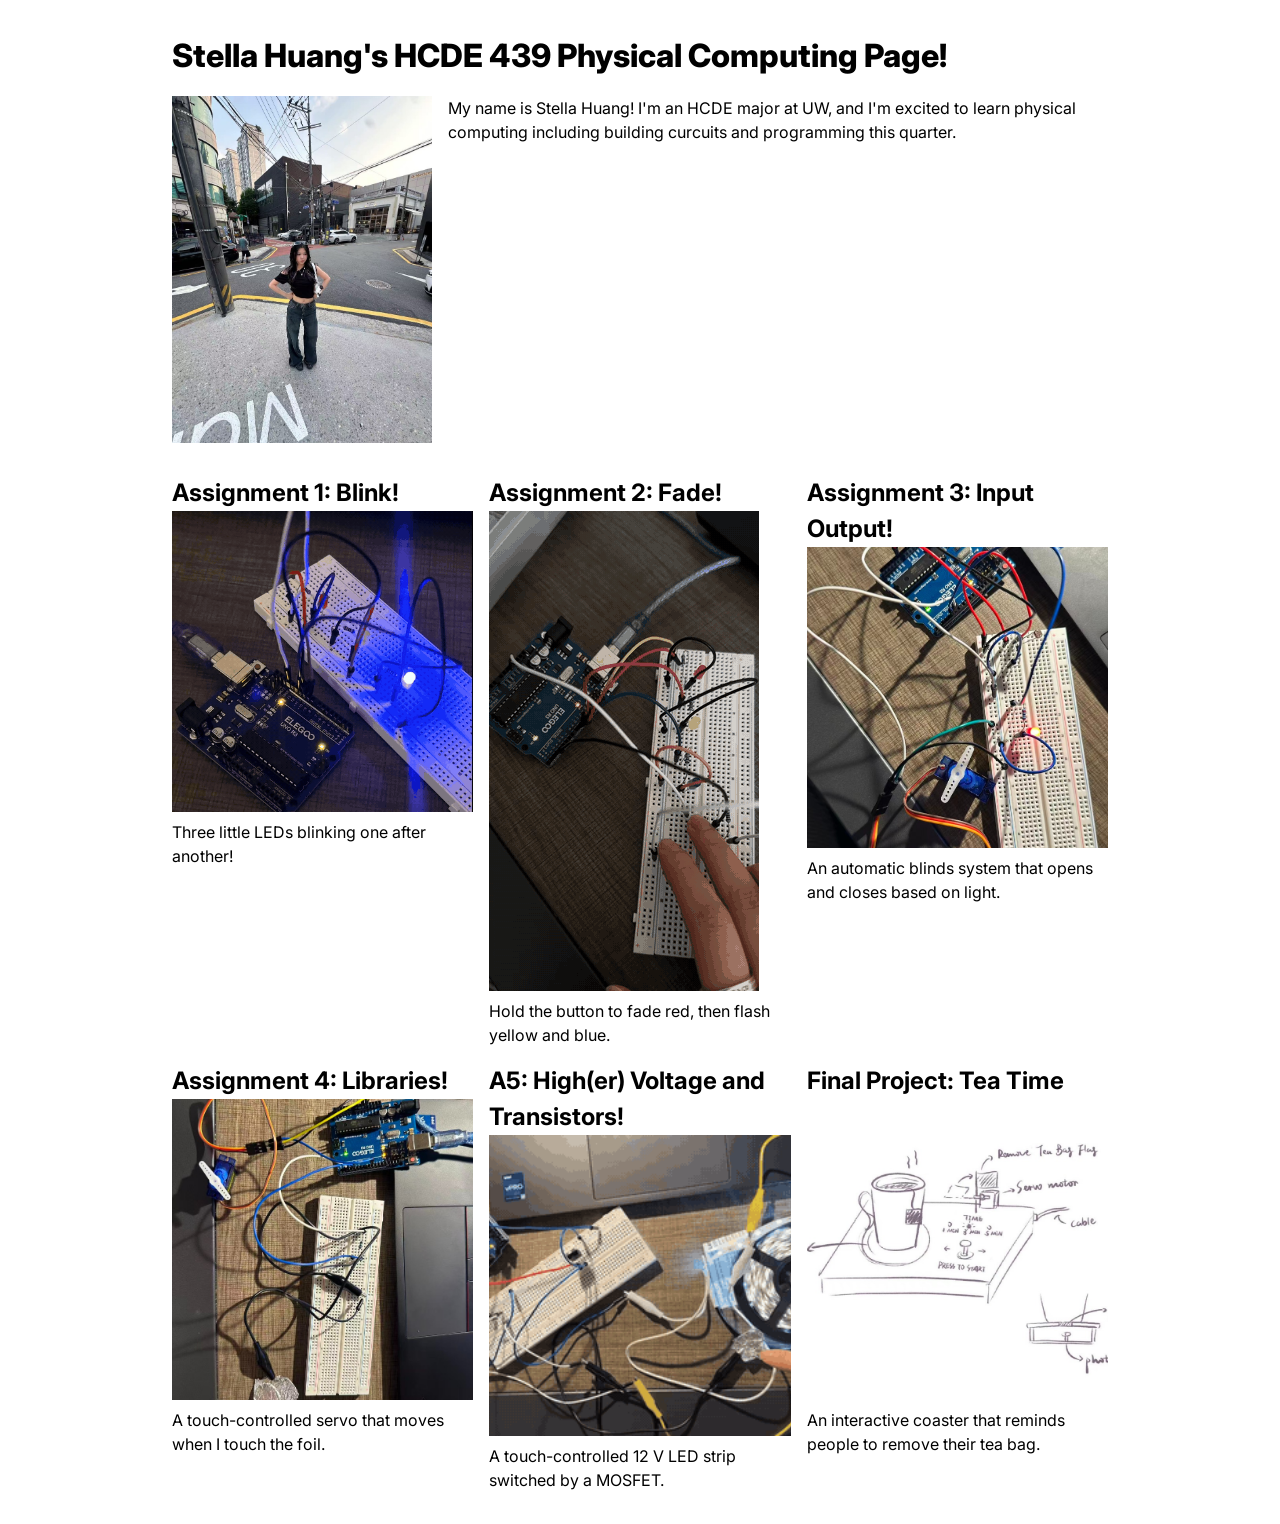
<file: docs/index.html>
<!DOCTYPE html>
<html>
  <head>
    <meta charset="utf-8" />
    <meta name="viewport" content="width=device-width, maximum-scale=1.0" />

    <title>Stella Huang's HCDE 439 Physical Computing Page!</title>

    <link href="style.css" rel="stylesheet" />
  </head>
  <body>
    <h1>Stella Huang's HCDE 439 Physical Computing Page!</h1>

    <div class="header">
      <img src="stella.jpg" />
      <p>
        My name is Stella Huang! I'm an HCDE major at UW, and I'm excited to learn physical computing including building curcuits and programming this quarter.
      </p>
    </div>

    <div class="grid">
      <div class="assignment">
        <a href="a1.html">
          <h2>Assignment 1: Blink!</h2>
          <img src="images/a1_blink.gif" alt="Red, yellow, and blue LEDs blinking one after another" />
          <p>Three little LEDs blinking one after another!</p>
        </a>
      </div>

      <div class="assignment">
        <a href="a2.html">
          <h2>Assignment 2: Fade!</h2>
          <img src="images/a2_fade_demo.gif" alt="A button-controlled circuit fading a red LED, then flashing yellow and blue" />
          <p>Hold the button to fade red, then flash yellow and blue.</p>
        </a>
      </div>

      <div class="assignment">
        <a href="a3.html">
          <h2>Assignment 3: Input Output!</h2>
          <img src="images/a3_circuit.jpg" alt="Arduino circuit with a photoresistor, servo, and red LED" />
          <p>An automatic blinds system that opens and closes based on light.</p>
        </a>
      </div>

      <div class="assignment">
        <a href="a4.html">
          <h2>Assignment 4: Libraries!</h2>
          <img src="images/a4_circuit.jpg" alt="Arduino circuit with aluminum foil, a breadboard, and a servo" />
          <p>A touch-controlled servo that moves when I touch the foil.</p>
        </a>
      </div>

      <div class="assignment">
        <a href="a5.html">
          <h2>A5: High(er) Voltage and Transistors!</h2>
          <img src="images/a5_demo.gif" alt="The 12 V LED strip brightens when a finger touches the foil and dims when released" />
          <p>A touch-controlled 12 V LED strip switched by a MOSFET.</p>
        </a>
      </div>

      <div class="assignment">
        <a href="final.html">
          <h2>Final Project: Tea Time</h2>
          <img src="images/final-project-thumbnail.jpg" alt="Sketch of the Tea Time interactive coaster with a tea-bag reminder flag" />
          <p>An interactive coaster that reminds people to remove their tea bag.</p>
        </a>
      </div>
    </div>
  </body>
</html>
</file>
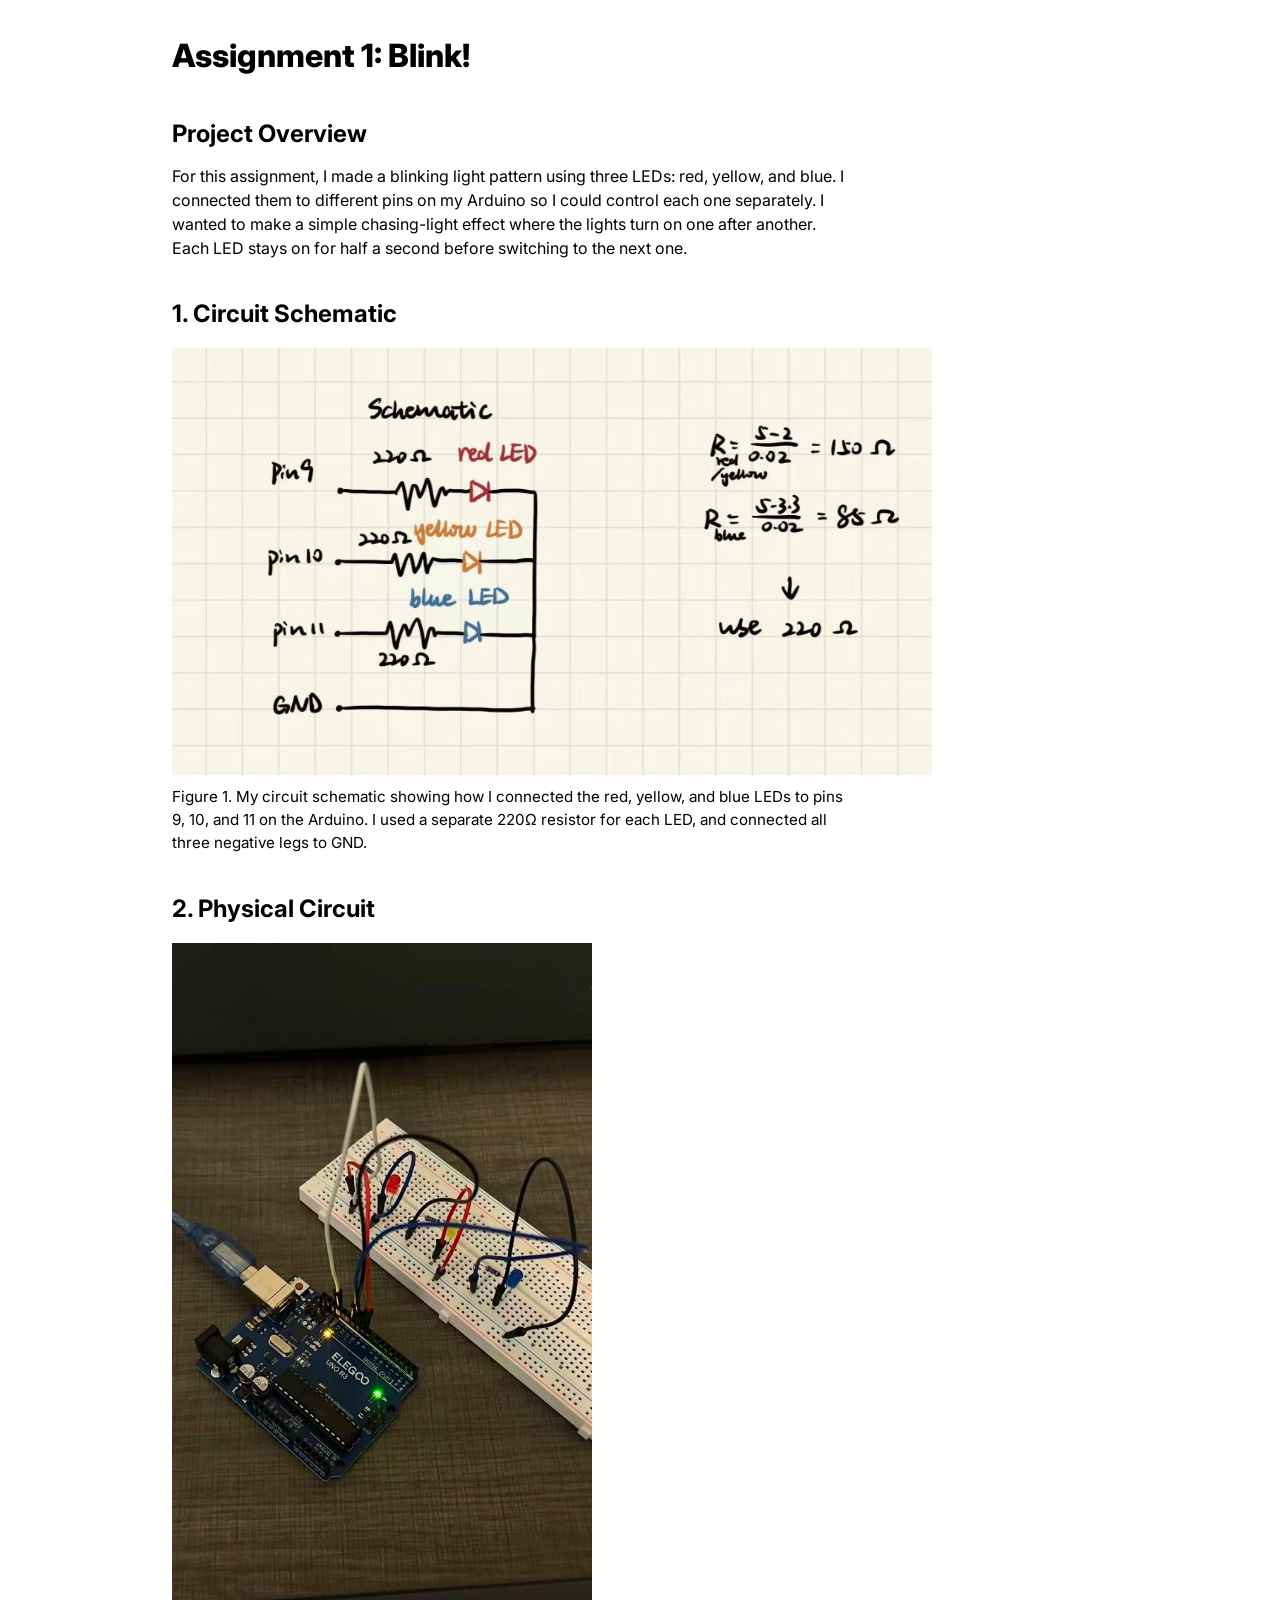
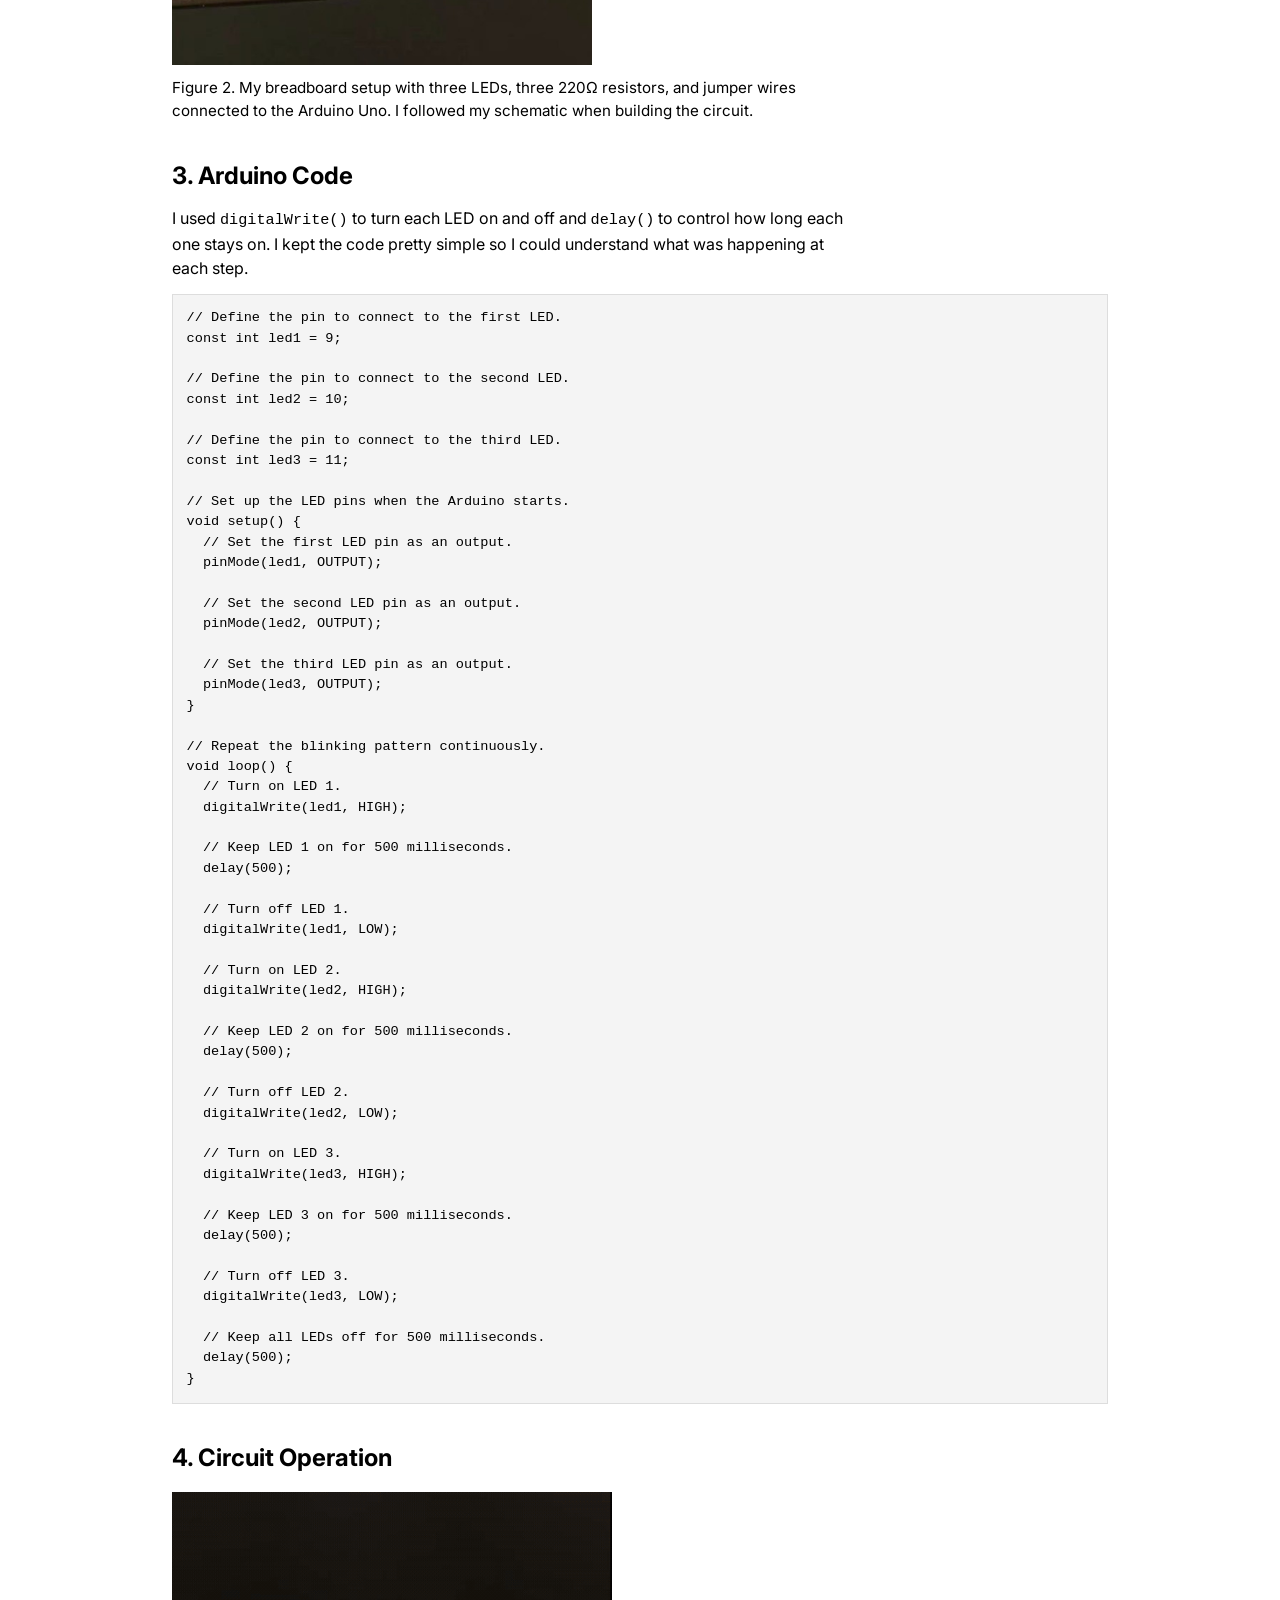
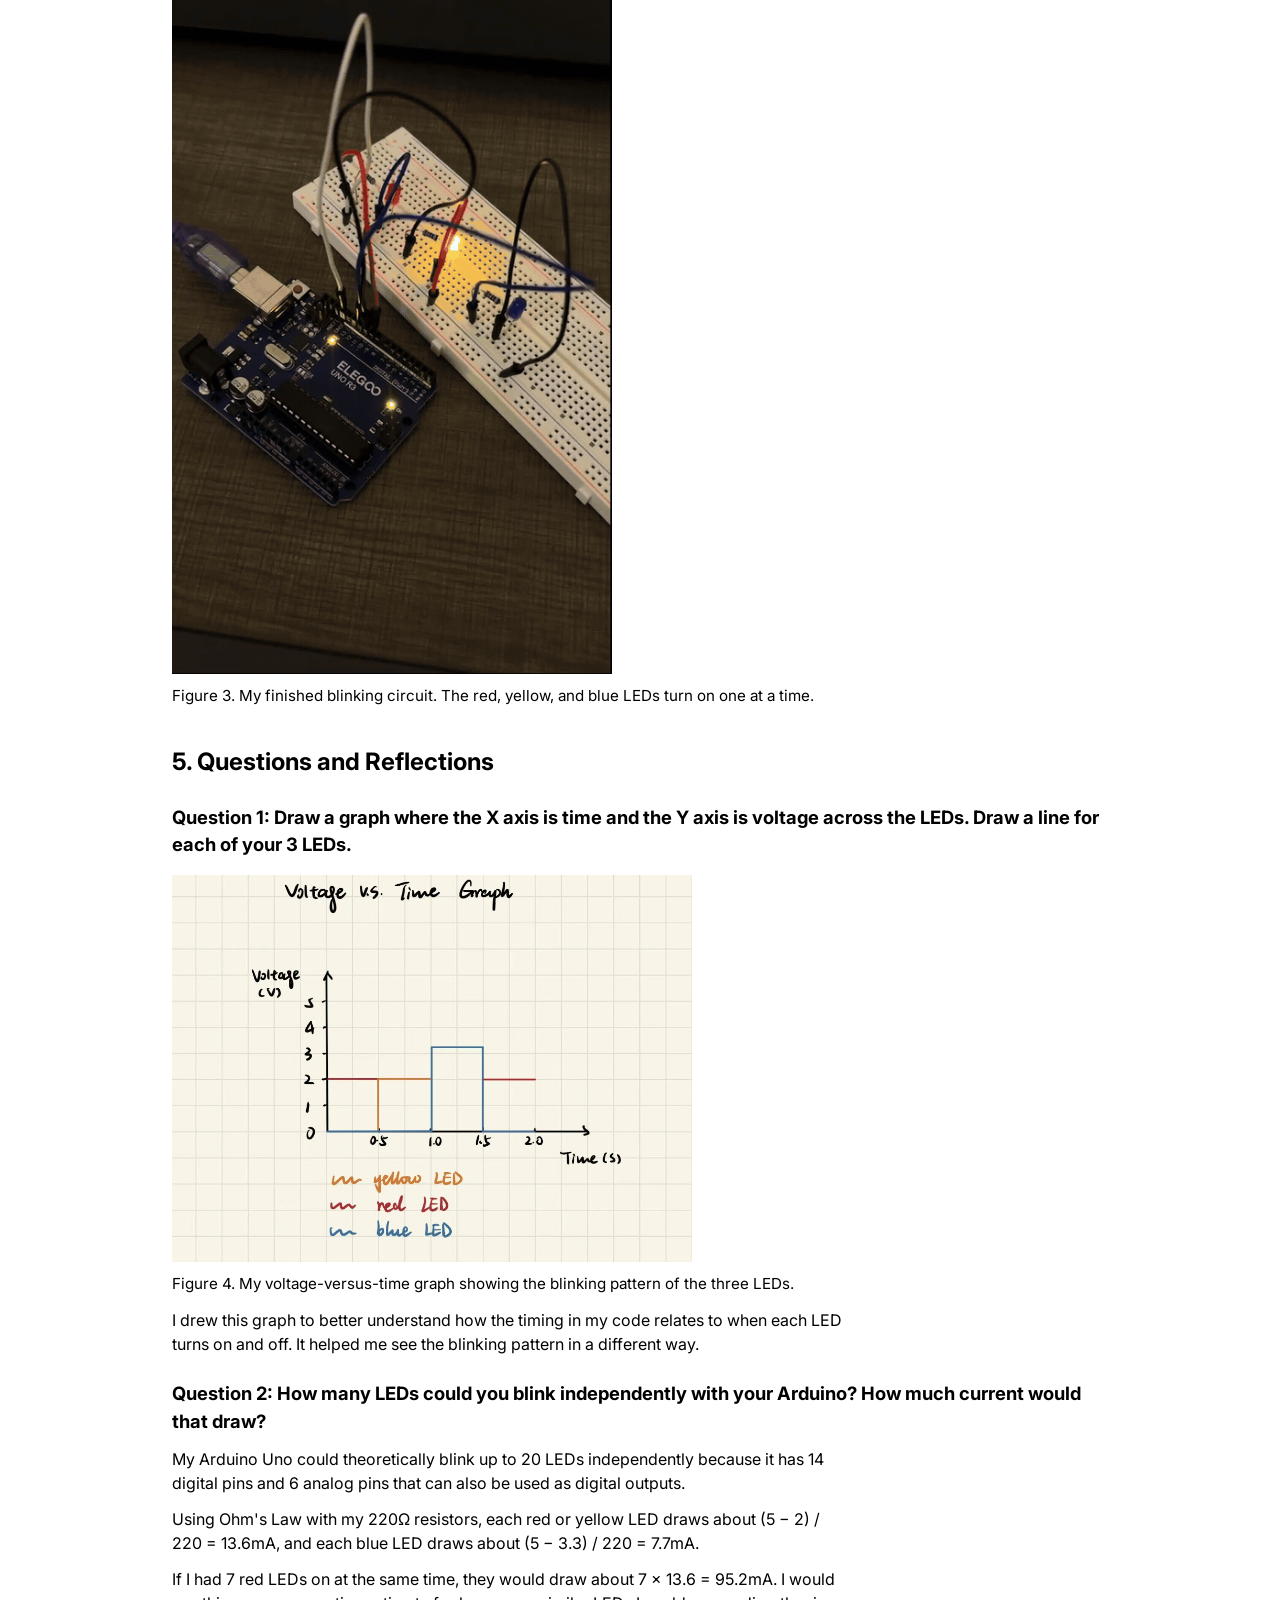
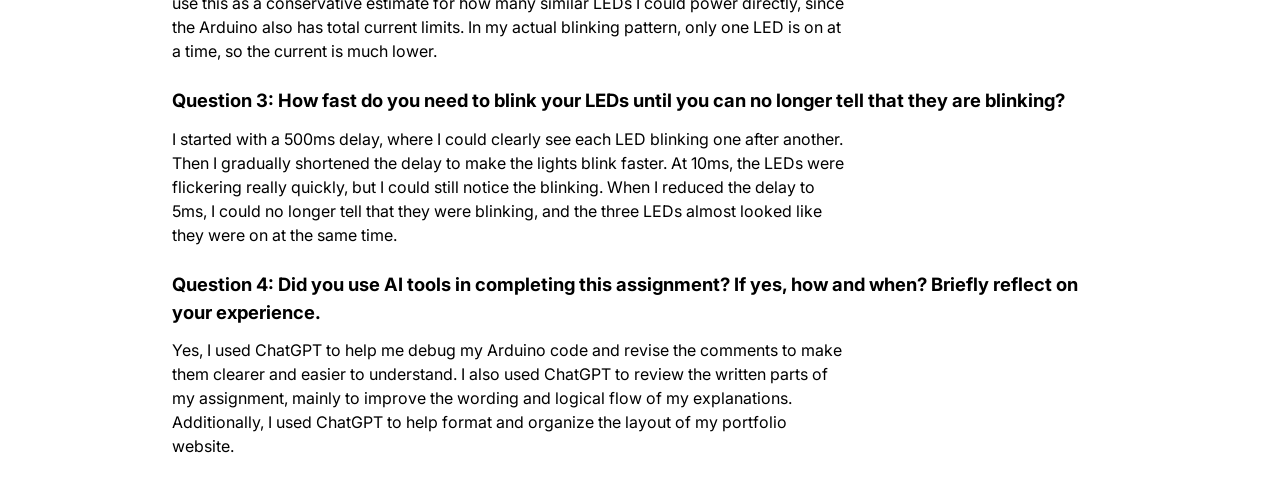
<file: docs/a1.html>
<!DOCTYPE html>
<html>
  <head>
    <meta charset="utf-8" />
    <meta name="viewport" content="width=device-width, maximum-scale=1.0" />

    <title>Assignment 1: Blink!</title>

    <link href="style.css" rel="stylesheet" type="text/css" />
  </head>
  <body class="writeup">
    <h1>Assignment 1: Blink!</h1>

    <h2>Project Overview</h2>
    <p>
      For this assignment, I made a blinking light pattern using three LEDs: red, yellow, and blue. I connected them to different pins on my Arduino so I could control each one separately. I wanted to make a simple chasing-light effect where the lights turn on one after another. Each LED stays on for half a second before switching to the next one.
    </p>

    <h2>1. Circuit Schematic</h2>
    <figure>
      <img class="schematic" src="images/a1-schematic.jpg" alt="Hand-drawn schematic connecting the red, yellow, and blue LEDs to pins 9, 10, and 11 with 220 ohm resistors, plus the resistor calculations" />
      <figcaption>
        Figure 1. My circuit schematic showing how I connected the red, yellow, and blue LEDs to pins 9, 10, and 11 on the Arduino. I used a separate 220Ω resistor for each LED, and connected all three negative legs to GND.
      </figcaption>
    </figure>

    <h2>2. Physical Circuit</h2>
    <figure>
      <img class="circuit-photo" src="images/a1-circuit.jpg" alt="Arduino Uno connected to a breadboard with red, yellow, and blue LEDs, resistors, and jumper wires" />
      <figcaption>
        Figure 2. My breadboard setup with three LEDs, three 220Ω resistors, and jumper wires connected to the Arduino Uno. I followed my schematic when building the circuit.
      </figcaption>
    </figure>

    <h2>3. Arduino Code</h2>
    <p>
      I used <code>digitalWrite()</code> to turn each LED on and off and <code>delay()</code> to control how long each one stays on. I kept the code pretty simple so I could understand what was happening at each step.
    </p>
    <pre><code>// Define the pin to connect to the first LED.
const int led1 = 9;

// Define the pin to connect to the second LED.
const int led2 = 10;

// Define the pin to connect to the third LED.
const int led3 = 11;

// Set up the LED pins when the Arduino starts.
void setup() {
  // Set the first LED pin as an output.
  pinMode(led1, OUTPUT);

  // Set the second LED pin as an output.
  pinMode(led2, OUTPUT);

  // Set the third LED pin as an output.
  pinMode(led3, OUTPUT);
}

// Repeat the blinking pattern continuously.
void loop() {
  // Turn on LED 1.
  digitalWrite(led1, HIGH);

  // Keep LED 1 on for 500 milliseconds.
  delay(500);

  // Turn off LED 1.
  digitalWrite(led1, LOW);

  // Turn on LED 2.
  digitalWrite(led2, HIGH);

  // Keep LED 2 on for 500 milliseconds.
  delay(500);

  // Turn off LED 2.
  digitalWrite(led2, LOW);

  // Turn on LED 3.
  digitalWrite(led3, HIGH);

  // Keep LED 3 on for 500 milliseconds.
  delay(500);

  // Turn off LED 3.
  digitalWrite(led3, LOW);

  // Keep all LEDs off for 500 milliseconds.
  delay(500);
}</code></pre>

    <h2>4. Circuit Operation</h2>
    <figure>
      <img class="blink-gif" src="images/a1_blink.gif" alt="The red, yellow, and blue LEDs turning on one at a time" />
      <figcaption>
        Figure 3. My finished blinking circuit. The red, yellow, and blue LEDs turn on one at a time.
      </figcaption>
    </figure>

    <h2>5. Questions and Reflections</h2>

    <h3>Question 1: Draw a graph where the X axis is time and the Y axis is voltage across the LEDs. Draw a line for each of your 3 LEDs.</h3>
    <figure>
      <img class="voltage-graph" src="images/a1-voltage-graph.jpg" alt="Hand-drawn voltage versus time graph for the yellow, red, and blue LEDs" />
      <figcaption>
        Figure 4. My voltage-versus-time graph showing the blinking pattern of the three LEDs.
      </figcaption>
    </figure>
    <p>
      I drew this graph to better understand how the timing in my code relates to when each LED turns on and off. It helped me see the blinking pattern in a different way.
    </p>

    <h3>Question 2: How many LEDs could you blink independently with your Arduino? How much current would that draw?</h3>
    <p>
      My Arduino Uno could theoretically blink up to 20 LEDs independently because it has 14 digital pins and 6 analog pins that can also be used as digital outputs.
    </p>
    <p>
      Using Ohm's Law with my 220Ω resistors, each red or yellow LED draws about (5 − 2) / 220 = 13.6mA, and each blue LED draws about (5 − 3.3) / 220 = 7.7mA.
    </p>
    <p>
      If I had 7 red LEDs on at the same time, they would draw about 7 × 13.6 = 95.2mA. I would use this as a conservative estimate for how many similar LEDs I could power directly, since the Arduino also has total current limits. In my actual blinking pattern, only one LED is on at a time, so the current is much lower.
    </p>

    <h3>Question 3: How fast do you need to blink your LEDs until you can no longer tell that they are blinking?</h3>
    <p>
      I started with a 500ms delay, where I could clearly see each LED blinking one after another. Then I gradually shortened the delay to make the lights blink faster. At 10ms, the LEDs were flickering really quickly, but I could still notice the blinking. When I reduced the delay to 5ms, I could no longer tell that they were blinking, and the three LEDs almost looked like they were on at the same time.
    </p>

    <h3>Question 4: Did you use AI tools in completing this assignment? If yes, how and when? Briefly reflect on your experience.</h3>
    <p>
      Yes, I used ChatGPT to help me debug my Arduino code and revise the comments to make them clearer and easier to understand. I also used ChatGPT to review the written parts of my assignment, mainly to improve the wording and logical flow of my explanations. Additionally, I used ChatGPT to help format and organize the layout of my portfolio website.
    </p>
  </body>
</html>
</file>
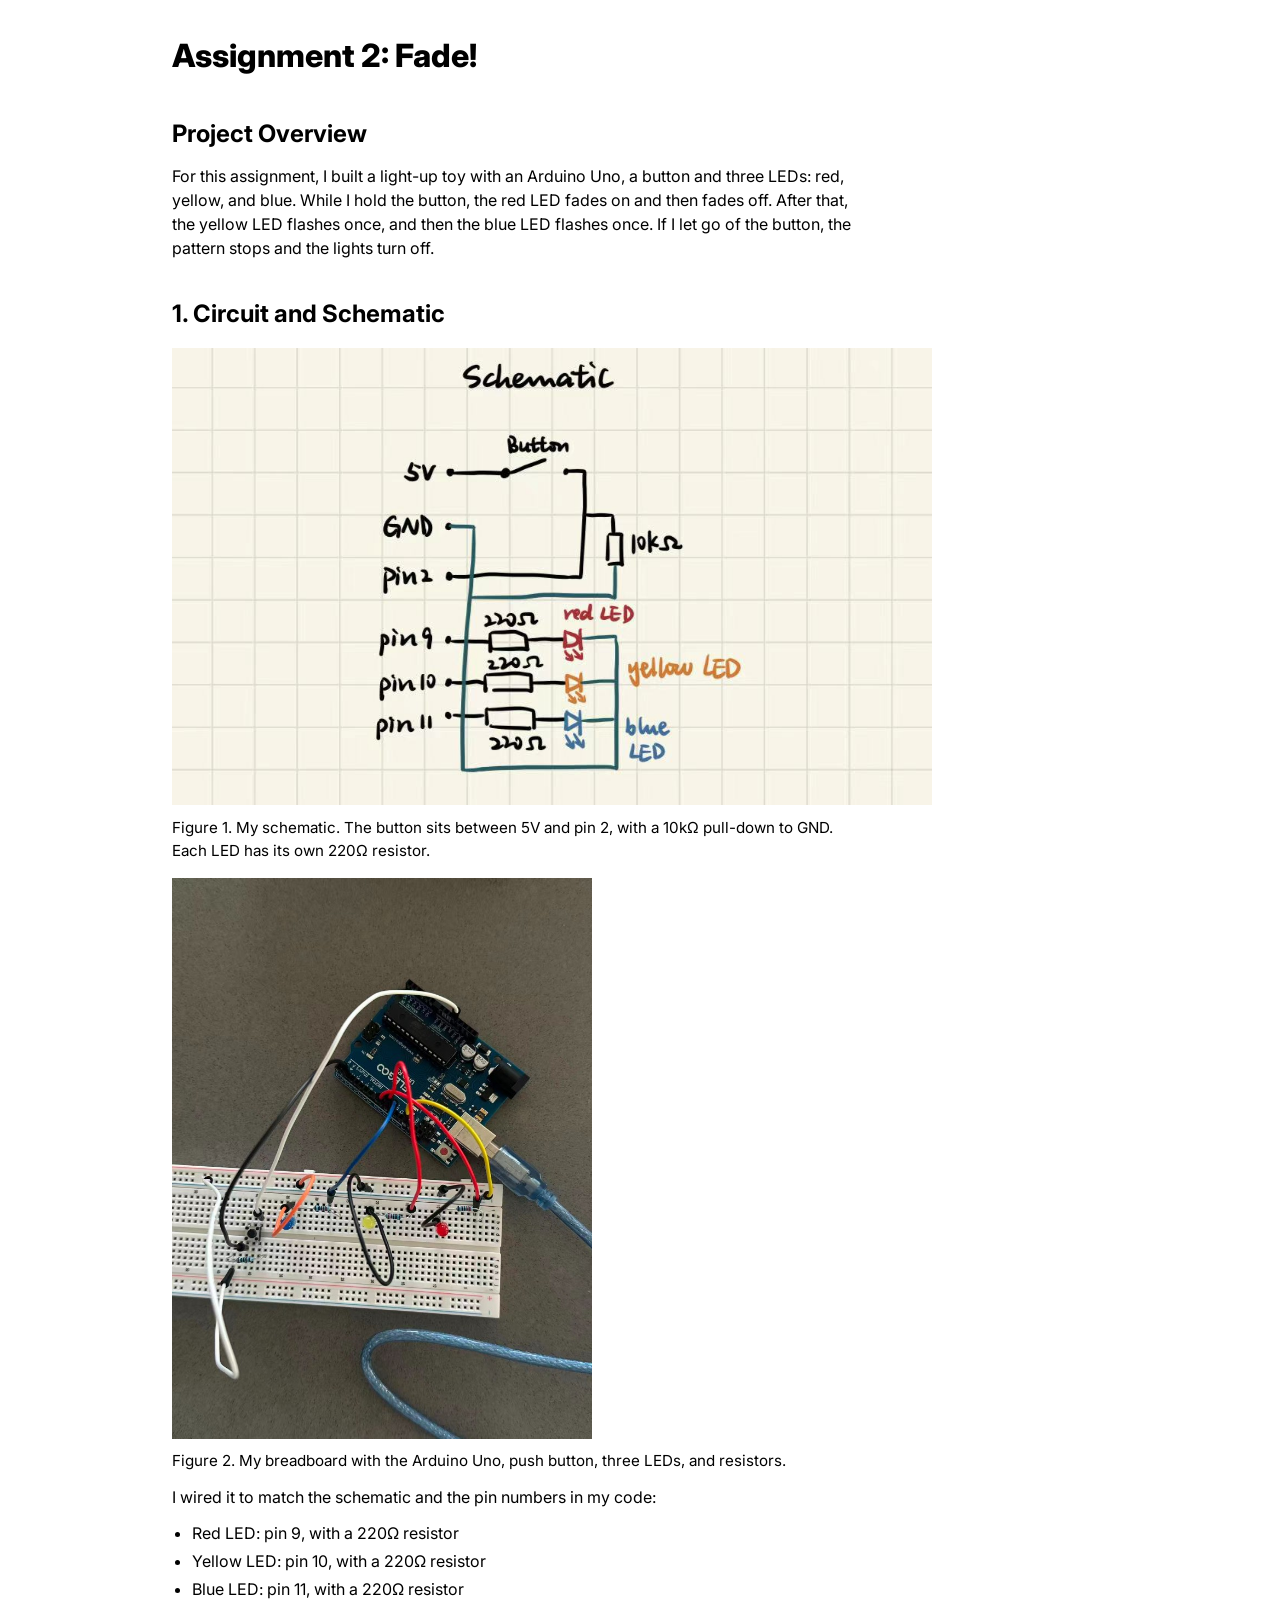
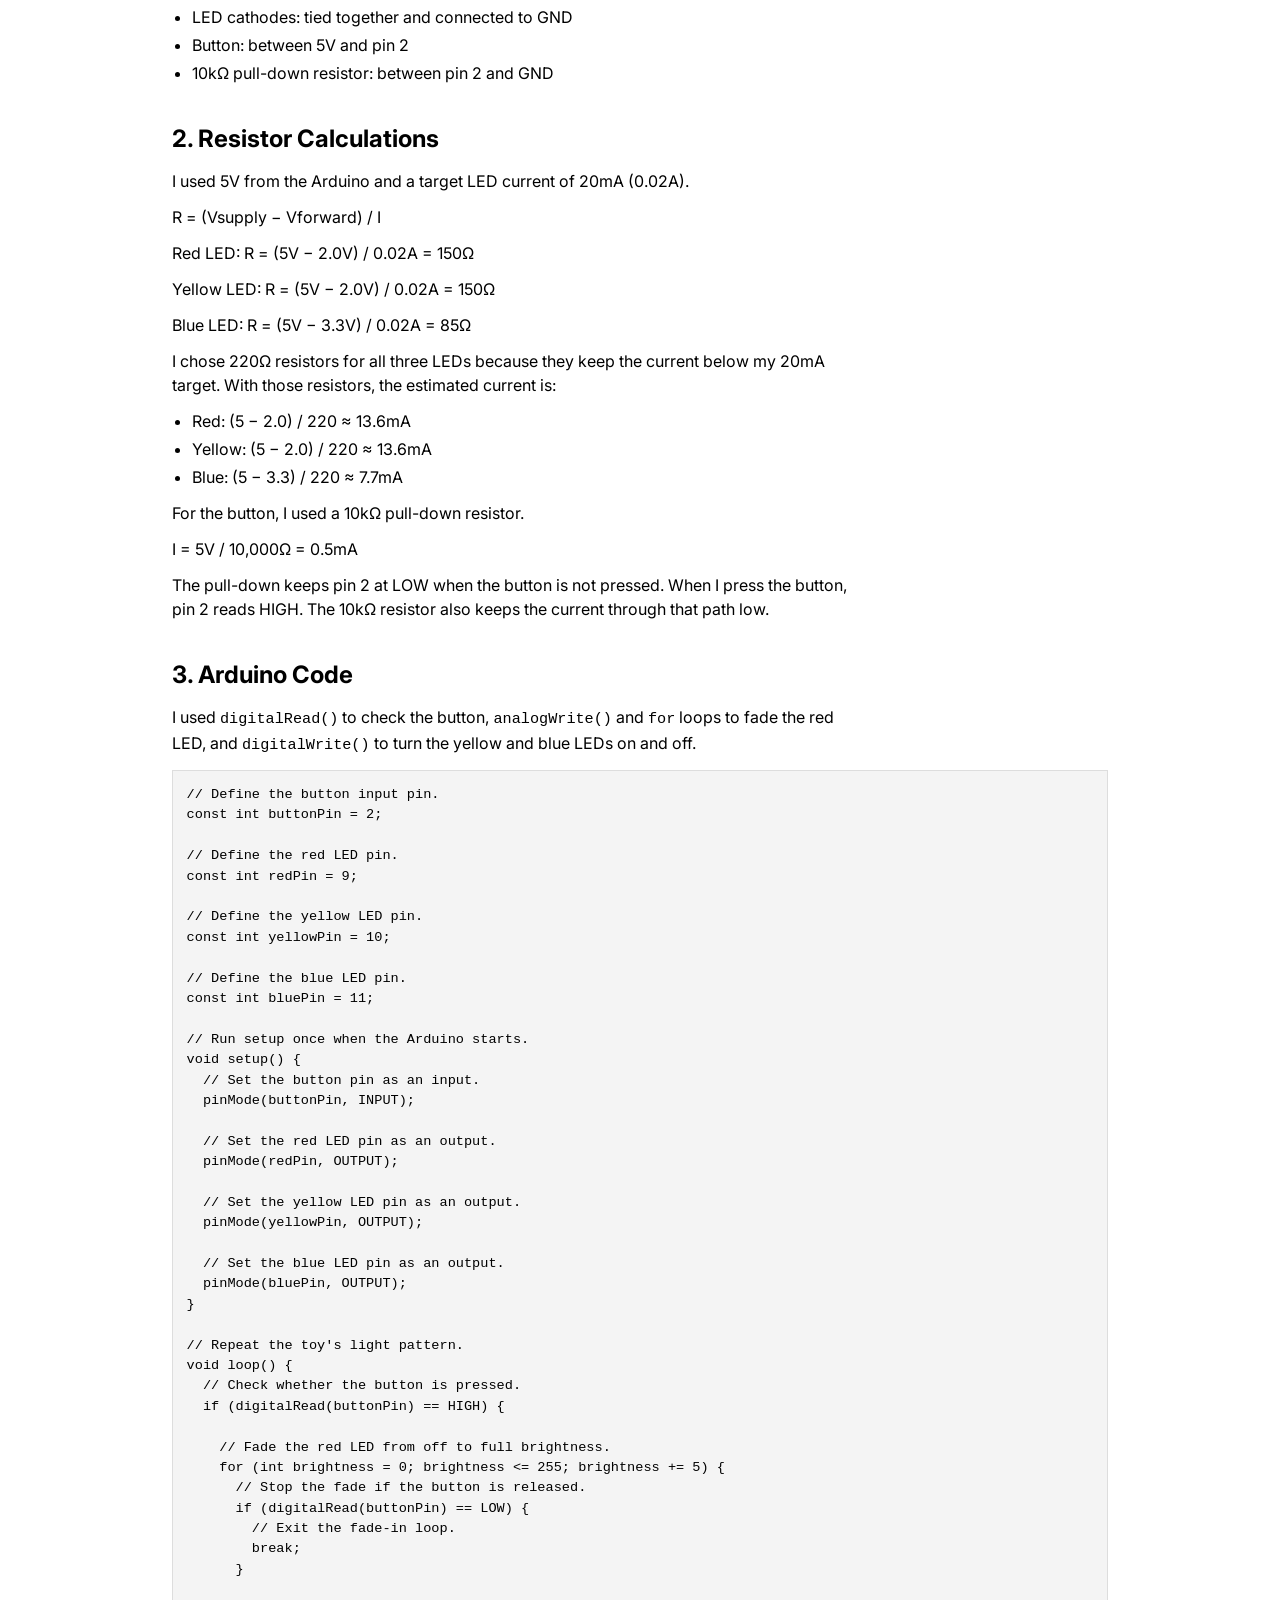
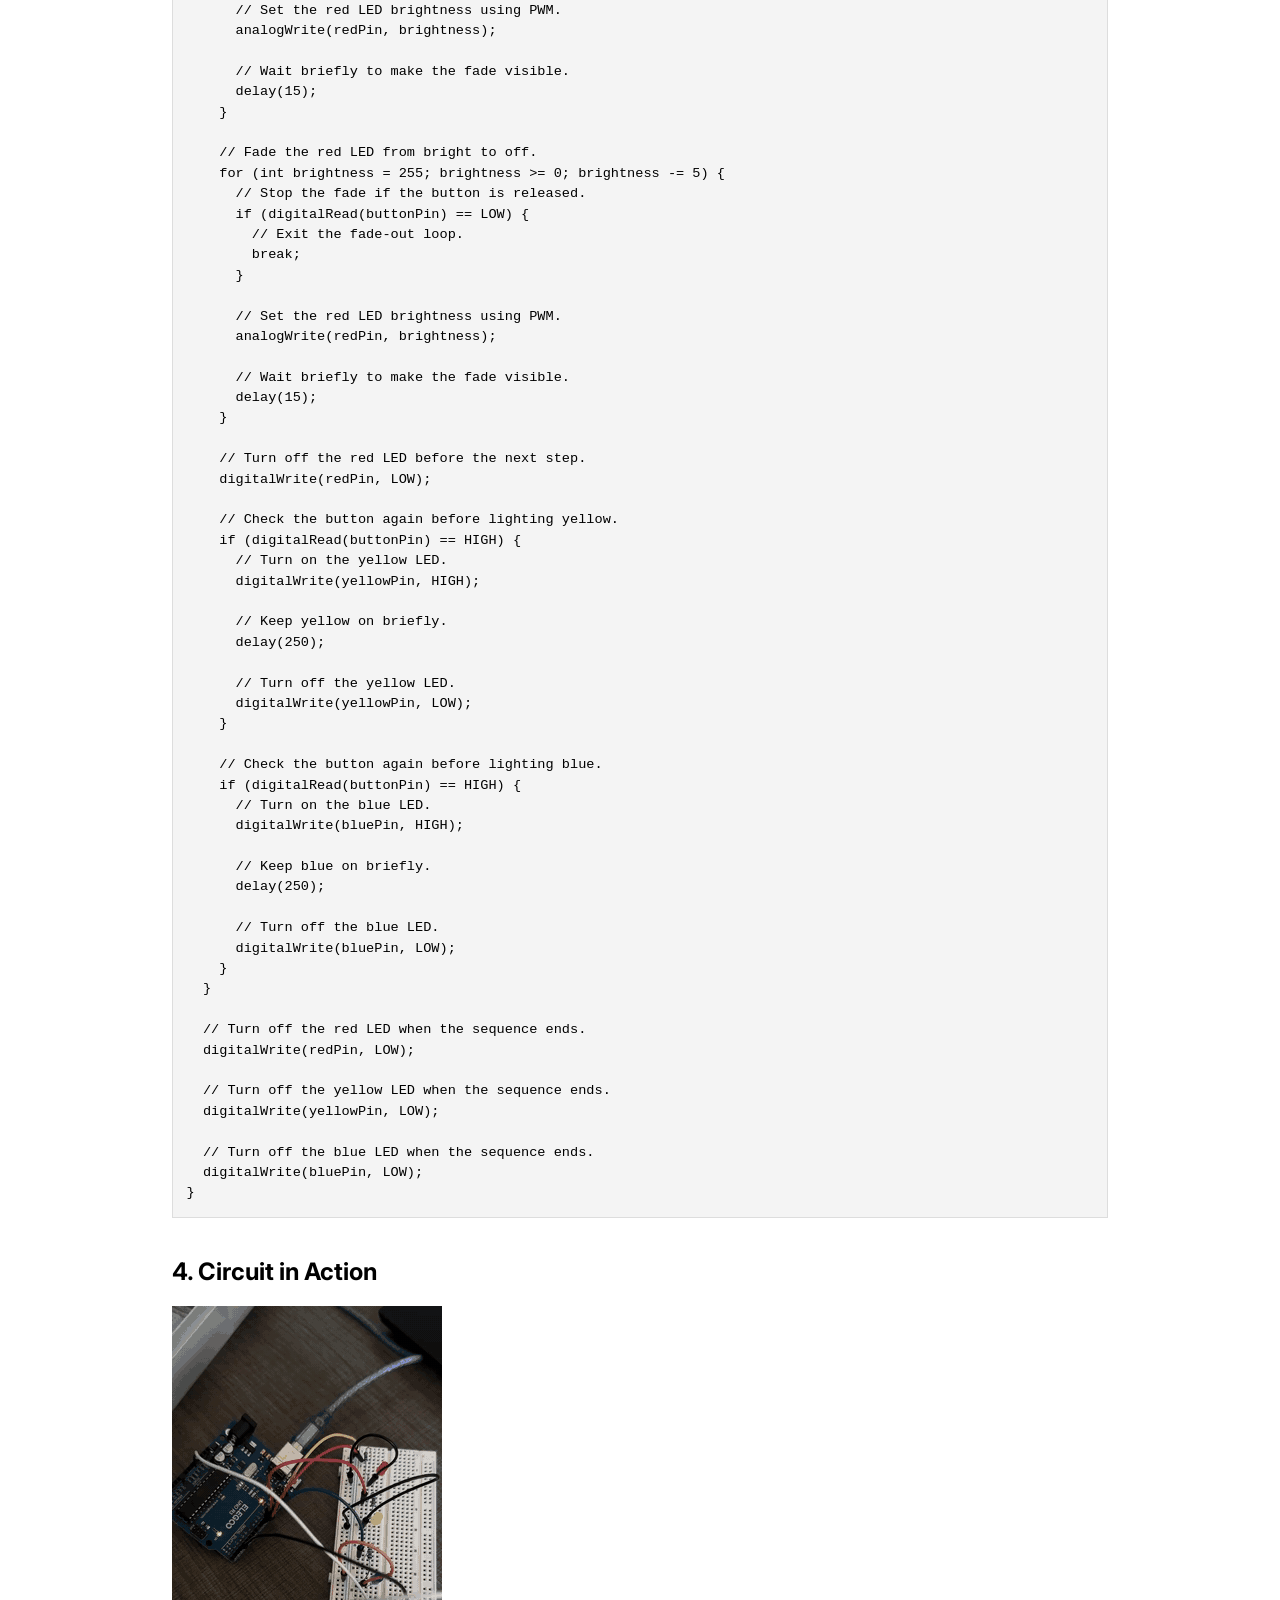
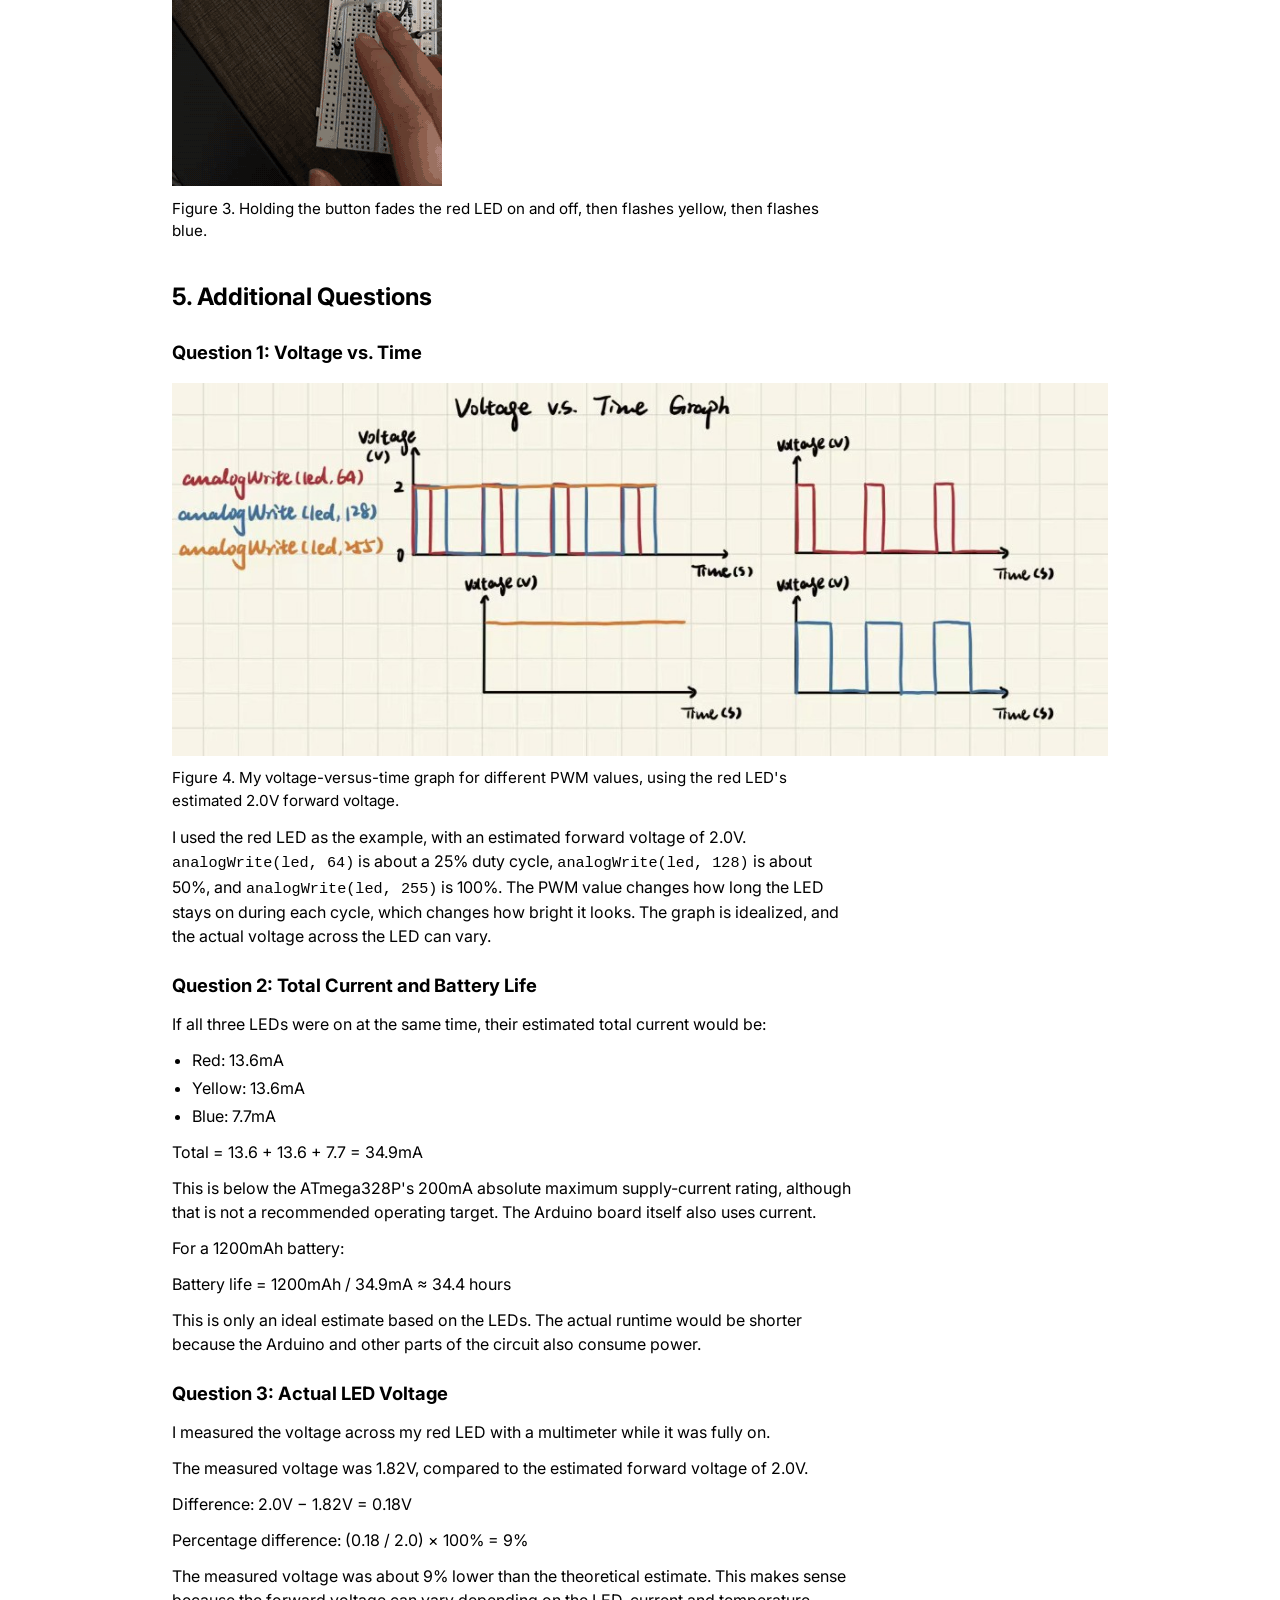
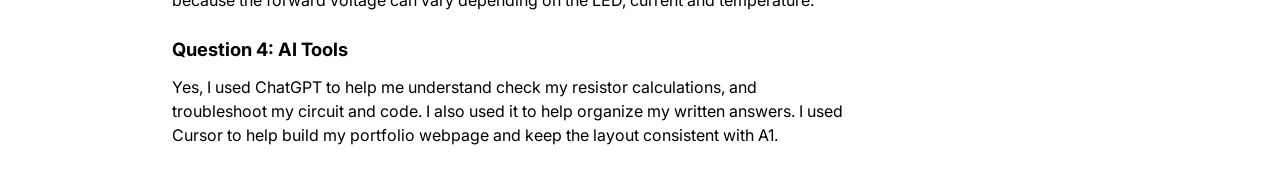
<file: docs/a2.html>
<!DOCTYPE html>
<html>
  <head>
    <meta charset="utf-8" />
    <meta name="viewport" content="width=device-width, maximum-scale=1.0" />

    <title>Assignment 2: Fade!</title>

    <link href="style.css" rel="stylesheet" type="text/css" />
  </head>
  <body class="writeup">
    <h1>Assignment 2: Fade!</h1>

    <h2>Project Overview</h2>
    <p>
      For this assignment, I built a light-up toy with an Arduino Uno, a button and three LEDs: red, yellow, and blue. While I hold the button, the red LED fades on and then fades off. After that, the yellow LED flashes once, and then the blue LED flashes once. If I let go of the button, the pattern stops and the lights turn off.
    </p>

    <h2>1. Circuit and Schematic</h2>
    <figure>
      <img class="schematic" src="images/a2_schematic.jpg" alt="Hand-drawn schematic with a button on pin 2 and red, yellow, and blue LEDs on pins 9, 10, and 11" />
      <figcaption>
        Figure 1. My schematic. The button sits between 5V and pin 2, with a 10kΩ pull-down to GND. Each LED has its own 220Ω resistor.
      </figcaption>
    </figure>
    <figure>
      <img class="circuit-photo" src="images/a2_circuit.jpg" alt="Arduino Uno wired to a breadboard with a push button and red, yellow, and blue LEDs" />
      <figcaption>
        Figure 2. My breadboard with the Arduino Uno, push button, three LEDs, and resistors.
      </figcaption>
    </figure>
    <p>I wired it to match the schematic and the pin numbers in my code:</p>
    <ul>
      <li>Red LED: pin 9, with a 220Ω resistor</li>
      <li>Yellow LED: pin 10, with a 220Ω resistor</li>
      <li>Blue LED: pin 11, with a 220Ω resistor</li>
      <li>LED cathodes: tied together and connected to GND</li>
      <li>Button: between 5V and pin 2</li>
      <li>10kΩ pull-down resistor: between pin 2 and GND</li>
    </ul>

    <h2>2. Resistor Calculations</h2>
    <p>
      I used 5V from the Arduino and a target LED current of 20mA (0.02A).
    </p>
    <p>R = (Vsupply − Vforward) / I</p>
    <p>Red LED: R = (5V − 2.0V) / 0.02A = 150Ω</p>
    <p>Yellow LED: R = (5V − 2.0V) / 0.02A = 150Ω</p>
    <p>Blue LED: R = (5V − 3.3V) / 0.02A = 85Ω</p>
    <p>
      I chose 220Ω resistors for all three LEDs because they keep the current below my 20mA target. With those resistors, the estimated current is:
    </p>
    <ul>
      <li>Red: (5 − 2.0) / 220 ≈ 13.6mA</li>
      <li>Yellow: (5 − 2.0) / 220 ≈ 13.6mA</li>
      <li>Blue: (5 − 3.3) / 220 ≈ 7.7mA</li>
    </ul>
    <p>
      For the button, I used a 10kΩ pull-down resistor.
    </p>
    <p>I = 5V / 10,000Ω = 0.5mA</p>
    <p>
      The pull-down keeps pin 2 at LOW when the button is not pressed. When I press the button, pin 2 reads HIGH. The 10kΩ resistor also keeps the current through that path low.
    </p>

    <h2>3. Arduino Code</h2>
    <p>
      I used <code>digitalRead()</code> to check the button, <code>analogWrite()</code> and <code>for</code> loops to fade the red LED, and <code>digitalWrite()</code> to turn the yellow and blue LEDs on and off.
    </p>
    <pre><code>// Define the button input pin.
const int buttonPin = 2;

// Define the red LED pin.
const int redPin = 9;

// Define the yellow LED pin.
const int yellowPin = 10;

// Define the blue LED pin.
const int bluePin = 11;

// Run setup once when the Arduino starts.
void setup() {
  // Set the button pin as an input.
  pinMode(buttonPin, INPUT);

  // Set the red LED pin as an output.
  pinMode(redPin, OUTPUT);

  // Set the yellow LED pin as an output.
  pinMode(yellowPin, OUTPUT);

  // Set the blue LED pin as an output.
  pinMode(bluePin, OUTPUT);
}

// Repeat the toy's light pattern.
void loop() {
  // Check whether the button is pressed.
  if (digitalRead(buttonPin) == HIGH) {

    // Fade the red LED from off to full brightness.
    for (int brightness = 0; brightness &lt;= 255; brightness += 5) {
      // Stop the fade if the button is released.
      if (digitalRead(buttonPin) == LOW) {
        // Exit the fade-in loop.
        break;
      }

      // Set the red LED brightness using PWM.
      analogWrite(redPin, brightness);

      // Wait briefly to make the fade visible.
      delay(15);
    }

    // Fade the red LED from bright to off.
    for (int brightness = 255; brightness &gt;= 0; brightness -= 5) {
      // Stop the fade if the button is released.
      if (digitalRead(buttonPin) == LOW) {
        // Exit the fade-out loop.
        break;
      }

      // Set the red LED brightness using PWM.
      analogWrite(redPin, brightness);

      // Wait briefly to make the fade visible.
      delay(15);
    }

    // Turn off the red LED before the next step.
    digitalWrite(redPin, LOW);

    // Check the button again before lighting yellow.
    if (digitalRead(buttonPin) == HIGH) {
      // Turn on the yellow LED.
      digitalWrite(yellowPin, HIGH);

      // Keep yellow on briefly.
      delay(250);

      // Turn off the yellow LED.
      digitalWrite(yellowPin, LOW);
    }

    // Check the button again before lighting blue.
    if (digitalRead(buttonPin) == HIGH) {
      // Turn on the blue LED.
      digitalWrite(bluePin, HIGH);

      // Keep blue on briefly.
      delay(250);

      // Turn off the blue LED.
      digitalWrite(bluePin, LOW);
    }
  }

  // Turn off the red LED when the sequence ends.
  digitalWrite(redPin, LOW);

  // Turn off the yellow LED when the sequence ends.
  digitalWrite(yellowPin, LOW);

  // Turn off the blue LED when the sequence ends.
  digitalWrite(bluePin, LOW);
}</code></pre>

    <h2>4. Circuit in Action</h2>
    <figure>
      <img class="blink-gif" src="images/a2_fade_demo.gif" alt="Finger pressing the button while the LEDs fade and flash on the breadboard" />
      <figcaption>
        Figure 3. Holding the button fades the red LED on and off, then flashes yellow, then flashes blue.
      </figcaption>
    </figure>

    <h2>5. Additional Questions</h2>

    <h3>Question 1: Voltage vs. Time</h3>
    <figure>
      <img src="images/a2_voltage_graph.jpg" alt="Hand-drawn voltage versus time graph for analogWrite values 64, 128, and 255" />
      <figcaption>
        Figure 4. My voltage-versus-time graph for different PWM values, using the red LED's estimated 2.0V forward voltage.
      </figcaption>
    </figure>
    <p>
      I used the red LED as the example, with an estimated forward voltage of 2.0V. <code>analogWrite(led, 64)</code> is about a 25% duty cycle, <code>analogWrite(led, 128)</code> is about 50%, and <code>analogWrite(led, 255)</code> is 100%. The PWM value changes how long the LED stays on during each cycle, which changes how bright it looks. The graph is idealized, and the actual voltage across the LED can vary.
    </p>

    <h3>Question 2: Total Current and Battery Life</h3>
    <p>If all three LEDs were on at the same time, their estimated total current would be:</p>
    <ul>
      <li>Red: 13.6mA</li>
      <li>Yellow: 13.6mA</li>
      <li>Blue: 7.7mA</li>
    </ul>
    <p>Total = 13.6 + 13.6 + 7.7 = 34.9mA</p>
    <p>
      This is below the ATmega328P's 200mA absolute maximum supply-current rating, although that is not a recommended operating target. The Arduino board itself also uses current.
    </p>
    <p>For a 1200mAh battery:</p>
    <p>Battery life = 1200mAh / 34.9mA ≈ 34.4 hours</p>
    <p>
      This is only an ideal estimate based on the LEDs. The actual runtime would be shorter because the Arduino and other parts of the circuit also consume power.
    </p>

    <h3>Question 3: Actual LED Voltage</h3>
    <p>
      I measured the voltage across my red LED with a multimeter while it was fully on.
    </p>
    <p>The measured voltage was 1.82V, compared to the estimated forward voltage of 2.0V.</p>
    <p>Difference: 2.0V − 1.82V = 0.18V</p>
    <p>Percentage difference: (0.18 / 2.0) × 100% = 9%</p>
    <p>
      The measured voltage was about 9% lower than the theoretical estimate. This makes sense because the forward voltage can vary depending on the LED, current and temperature.
    </p>

    <h3>Question 4: AI Tools</h3>
    <p>
      Yes, I used ChatGPT to help me understand check my resistor calculations, and troubleshoot my circuit and code. I also used it to help organize my written answers. I used Cursor to help build my portfolio webpage and keep the layout consistent with A1.
    </p>
  </body>
</html>
</file>
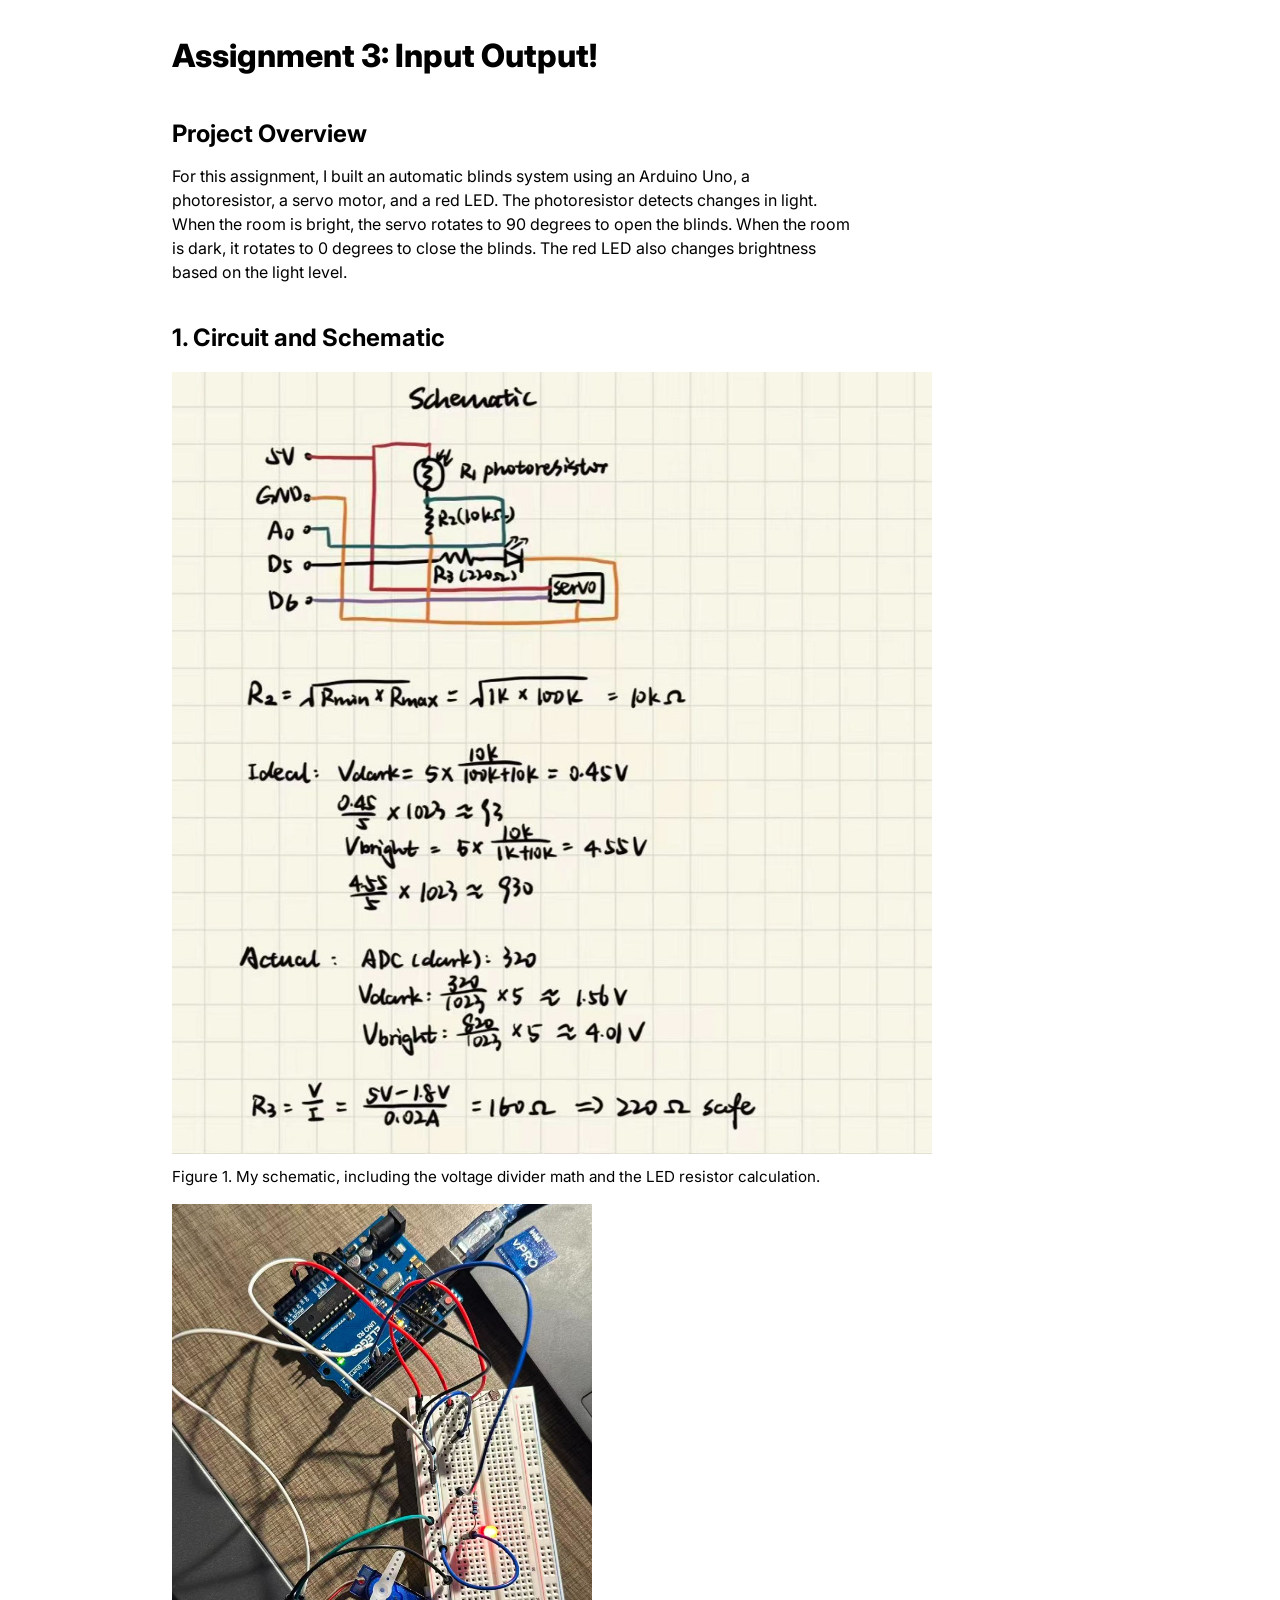
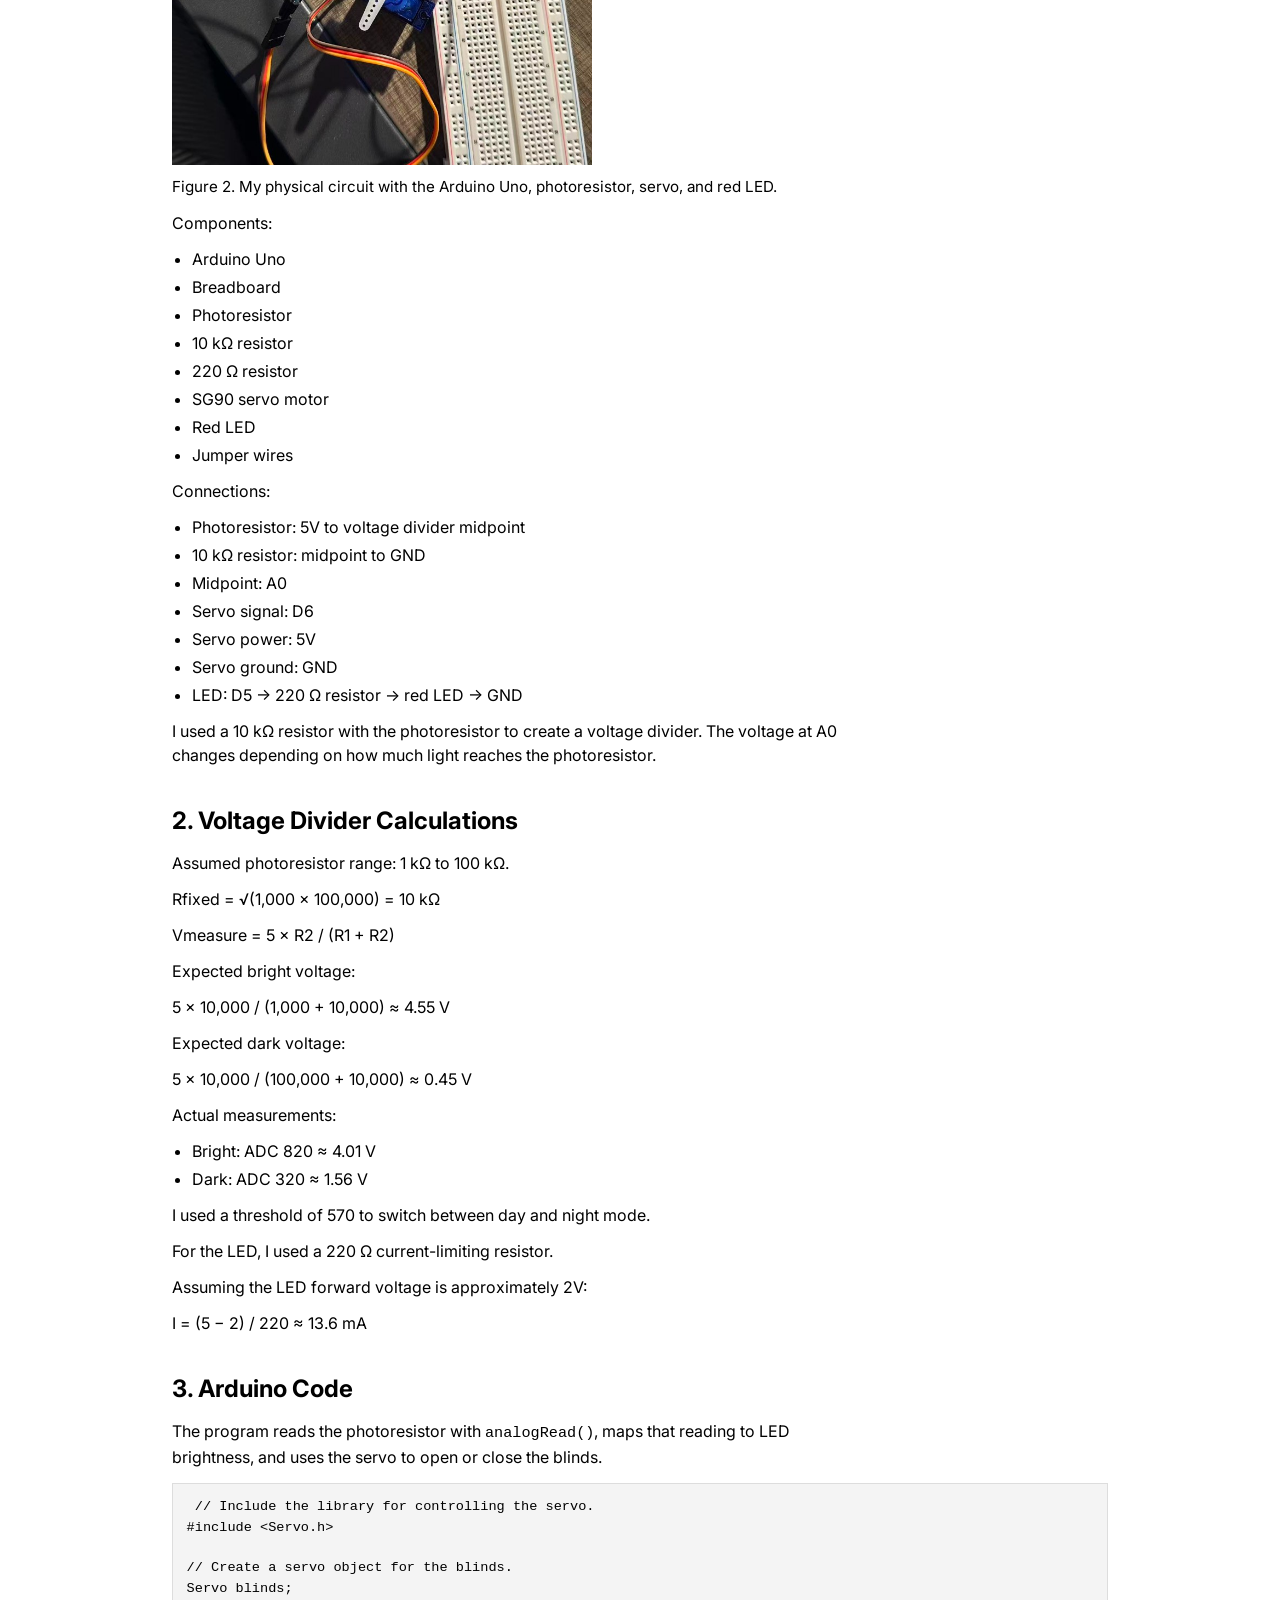
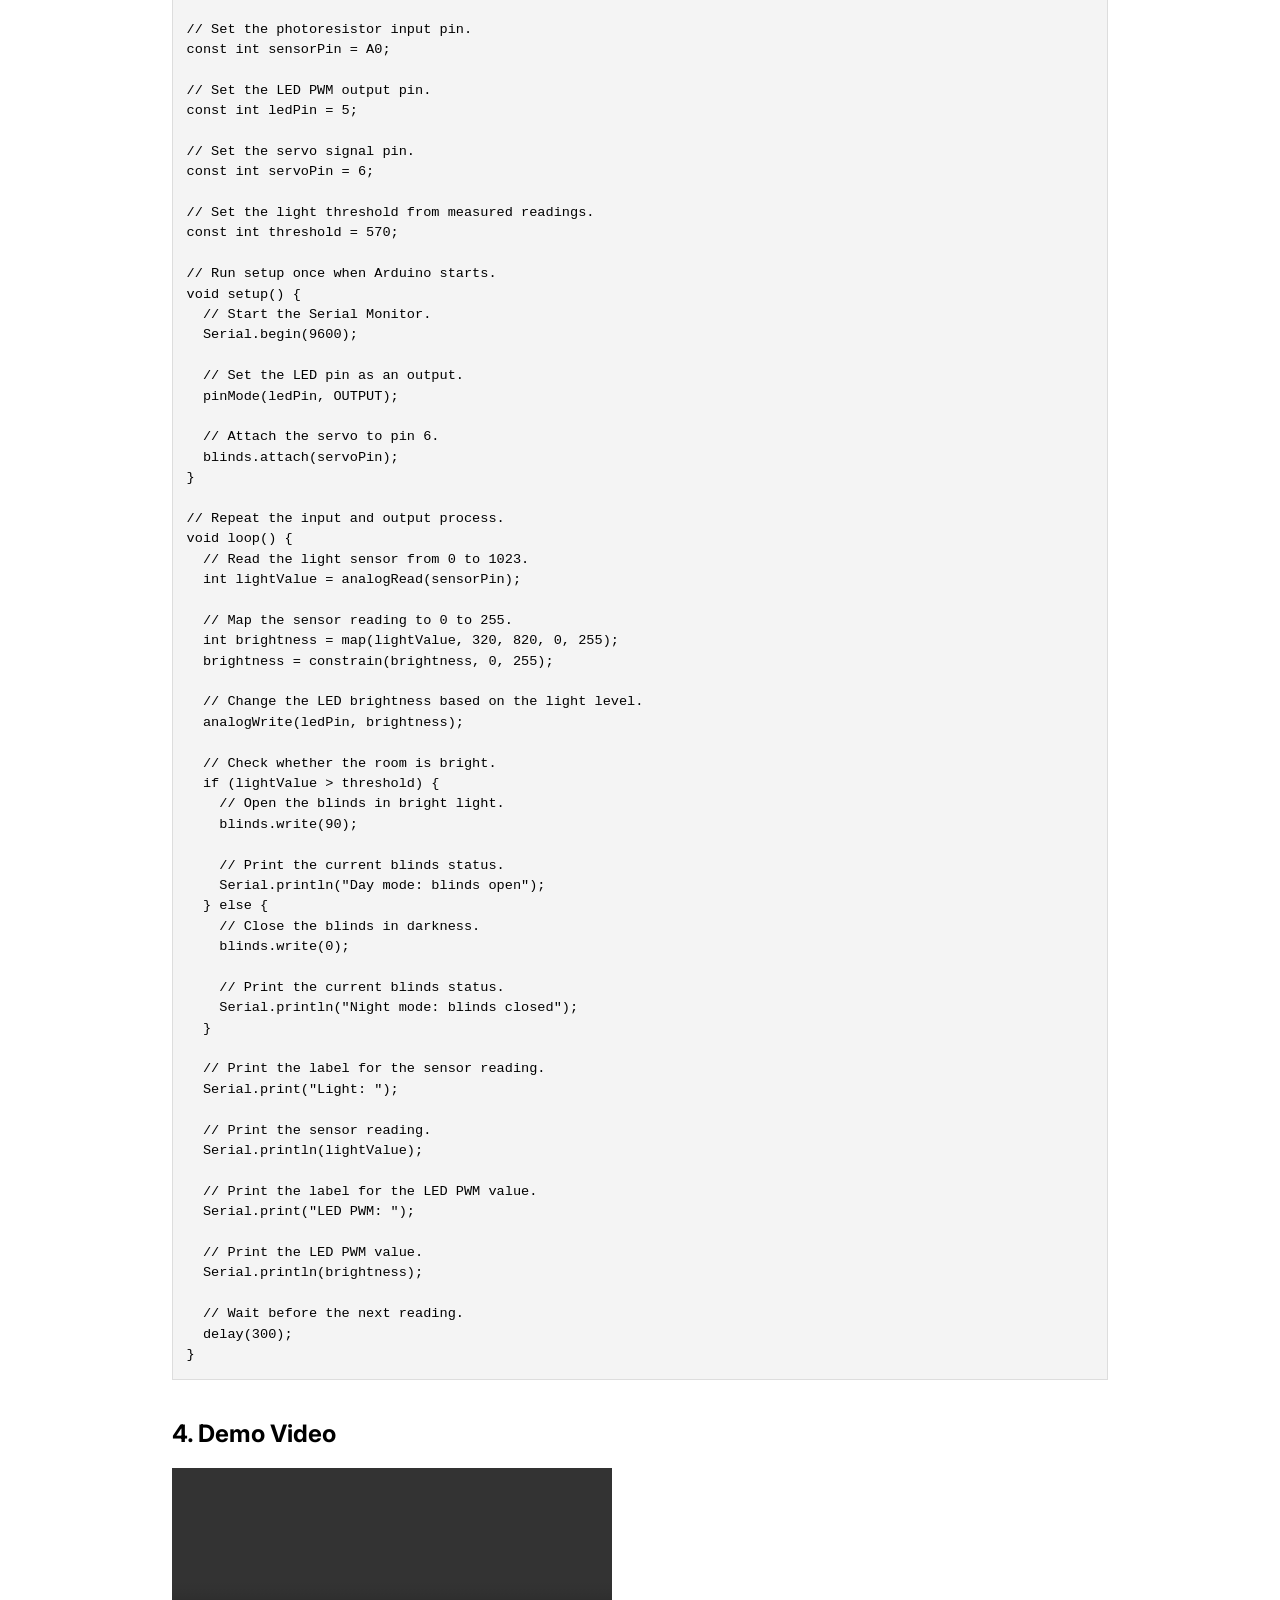
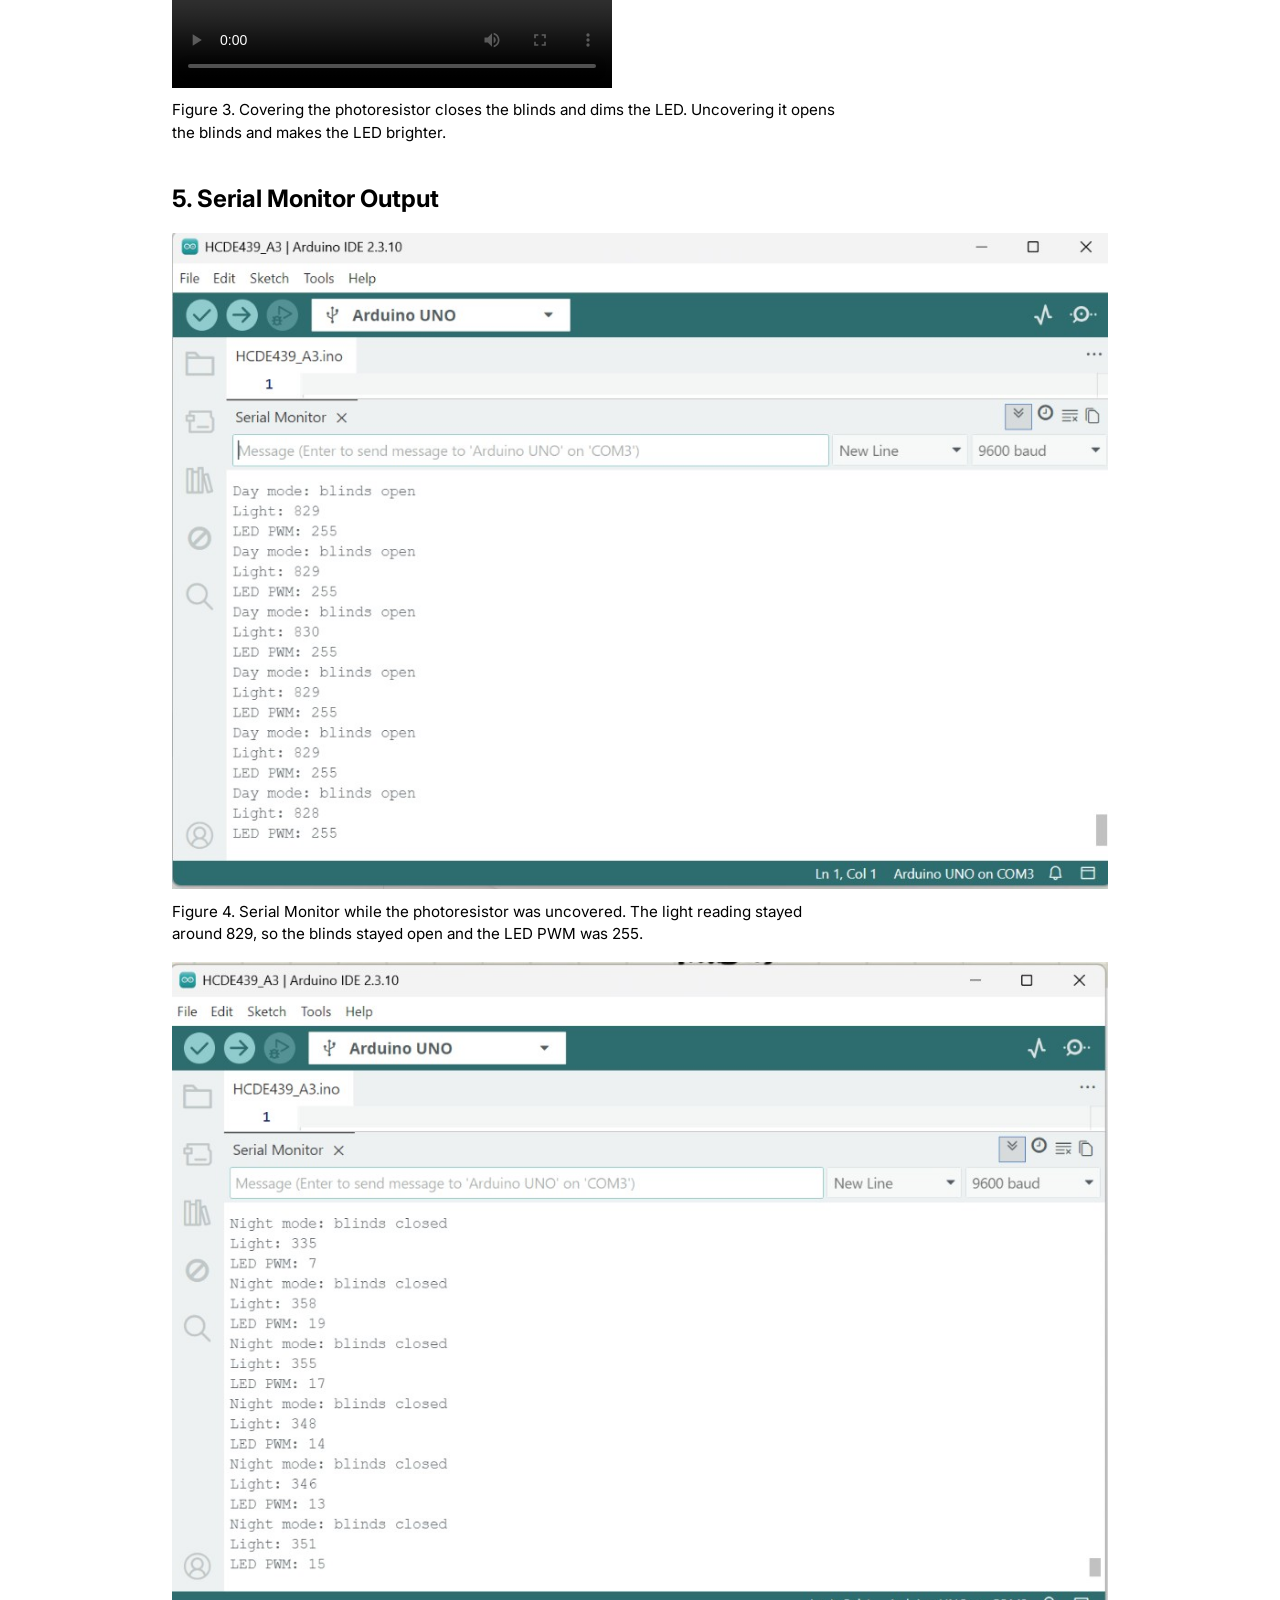
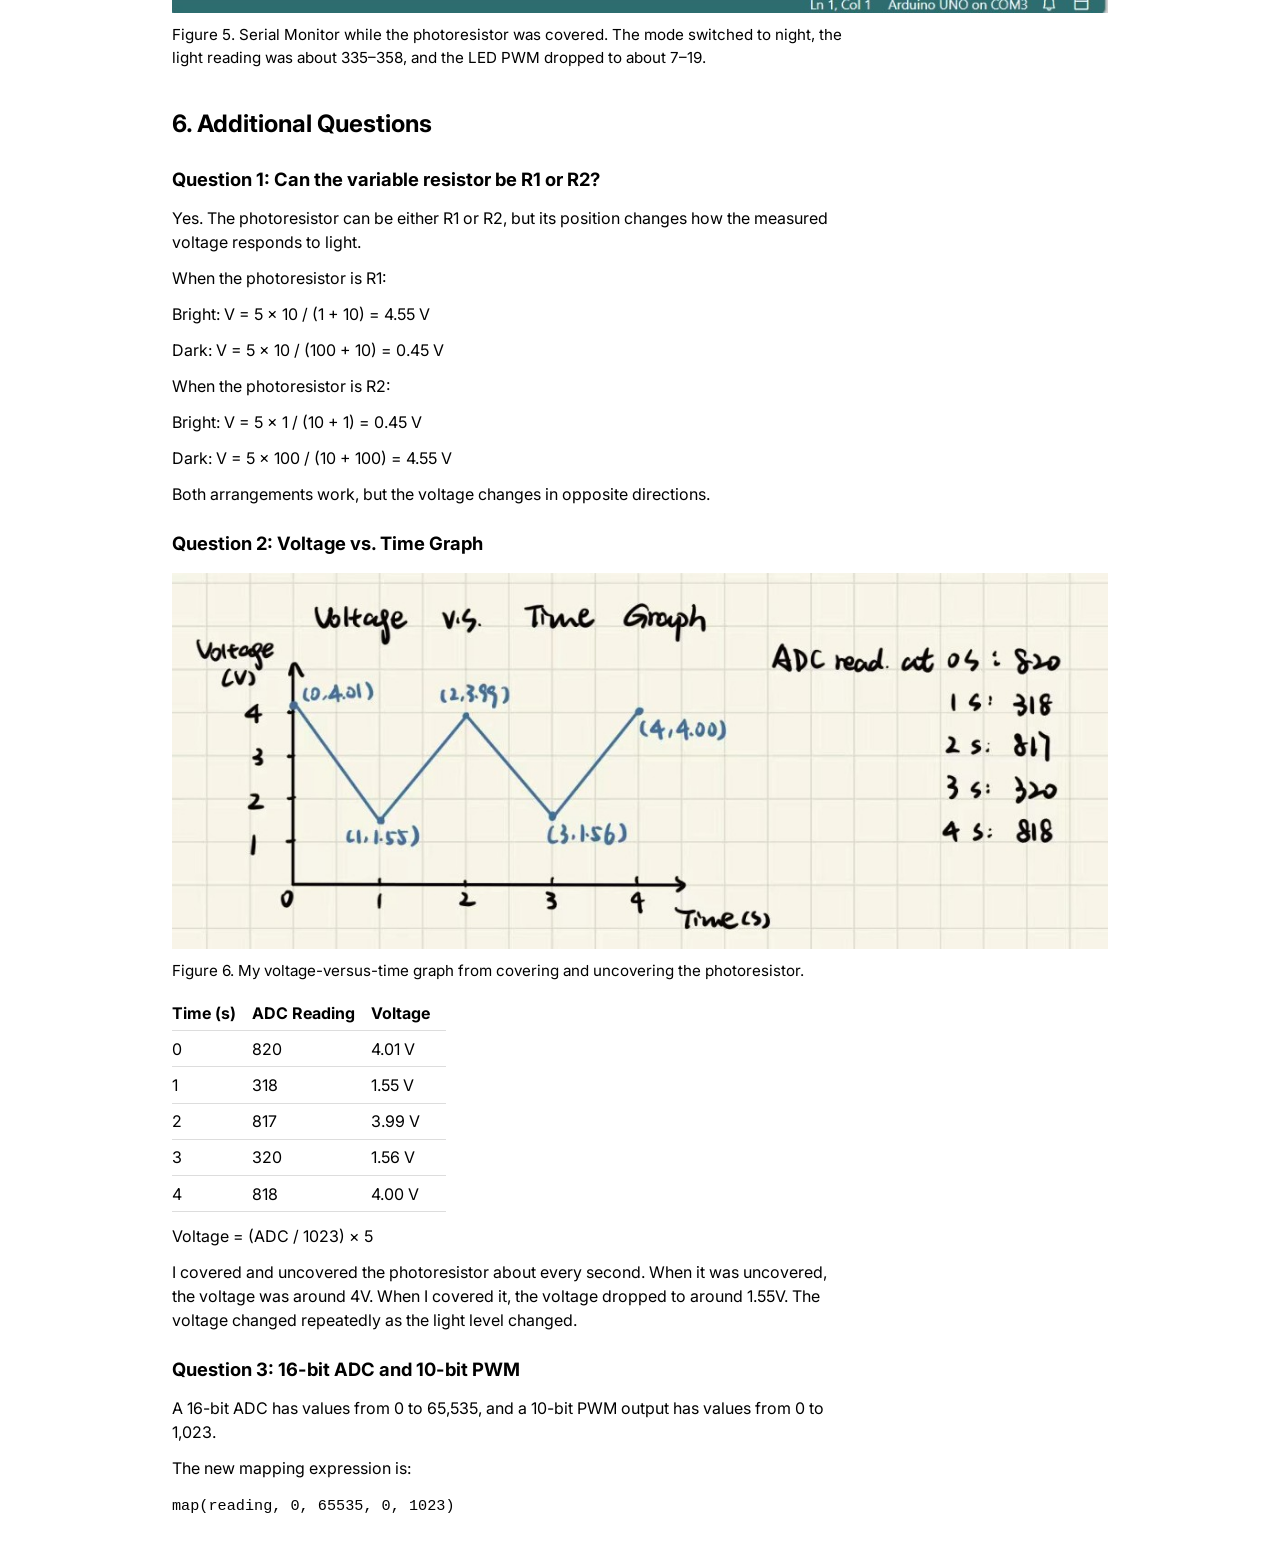
<file: docs/a3.html>
<!DOCTYPE html>
<html>
  <head>
    <meta charset="utf-8" />
    <meta name="viewport" content="width=device-width, maximum-scale=1.0" />

    <title>Assignment 3: Input Output!</title>

    <link href="style.css" rel="stylesheet" type="text/css" />
  </head>
  <body class="writeup">
    <h1>Assignment 3: Input Output!</h1>

    <h2>Project Overview</h2>
    <p>
      For this assignment, I built an automatic blinds system using an Arduino Uno, a photoresistor, a servo motor, and a red LED. The photoresistor detects changes in light. When the room is bright, the servo rotates to 90 degrees to open the blinds. When the room is dark, it rotates to 0 degrees to close the blinds. The red LED also changes brightness based on the light level.
    </p>

    <h2>1. Circuit and Schematic</h2>
    <figure>
      <img class="schematic" src="images/a3_schematic.jpg" alt="Hand-drawn schematic of a photoresistor voltage divider, red LED, and servo, with the resistor calculations" />
      <figcaption>
        Figure 1. My schematic, including the voltage divider math and the LED resistor calculation.
      </figcaption>
    </figure>
    <figure>
      <img class="circuit-photo" src="images/a3_circuit.jpg" alt="Arduino Uno on a breadboard with a photoresistor, servo motor, and red LED" />
      <figcaption>
        Figure 2. My physical circuit with the Arduino Uno, photoresistor, servo, and red LED.
      </figcaption>
    </figure>
    <p>Components:</p>
    <ul>
      <li>Arduino Uno</li>
      <li>Breadboard</li>
      <li>Photoresistor</li>
      <li>10 kΩ resistor</li>
      <li>220 Ω resistor</li>
      <li>SG90 servo motor</li>
      <li>Red LED</li>
      <li>Jumper wires</li>
    </ul>
    <p>Connections:</p>
    <ul>
      <li>Photoresistor: 5V to voltage divider midpoint</li>
      <li>10 kΩ resistor: midpoint to GND</li>
      <li>Midpoint: A0</li>
      <li>Servo signal: D6</li>
      <li>Servo power: 5V</li>
      <li>Servo ground: GND</li>
      <li>LED: D5 → 220 Ω resistor → red LED → GND</li>
    </ul>
    <p>
      I used a 10 kΩ resistor with the photoresistor to create a voltage divider. The voltage at A0 changes depending on how much light reaches the photoresistor.
    </p>

    <h2>2. Voltage Divider Calculations</h2>
    <p>Assumed photoresistor range: 1 kΩ to 100 kΩ.</p>
    <p>Rfixed = √(1,000 × 100,000) = 10 kΩ</p>
    <p>Vmeasure = 5 × R2 / (R1 + R2)</p>
    <p>Expected bright voltage:</p>
    <p>5 × 10,000 / (1,000 + 10,000) ≈ 4.55 V</p>
    <p>Expected dark voltage:</p>
    <p>5 × 10,000 / (100,000 + 10,000) ≈ 0.45 V</p>
    <p>Actual measurements:</p>
    <ul>
      <li>Bright: ADC 820 ≈ 4.01 V</li>
      <li>Dark: ADC 320 ≈ 1.56 V</li>
    </ul>
    <p>I used a threshold of 570 to switch between day and night mode.</p>
    <p>For the LED, I used a 220 Ω current-limiting resistor.</p>
    <p>Assuming the LED forward voltage is approximately 2V:</p>
    <p>I = (5 − 2) / 220 ≈ 13.6 mA</p>

    <h2>3. Arduino Code</h2>
    <p>
      The program reads the photoresistor with <code>analogRead()</code>, maps that reading to LED brightness, and uses the servo to open or close the blinds.
    </p>
    <pre><code> // Include the library for controlling the servo.
#include &lt;Servo.h&gt;

// Create a servo object for the blinds.
Servo blinds;

// Set the photoresistor input pin.
const int sensorPin = A0;

// Set the LED PWM output pin.
const int ledPin = 5;

// Set the servo signal pin.
const int servoPin = 6;

// Set the light threshold from measured readings.
const int threshold = 570;

// Run setup once when Arduino starts.
void setup() {
  // Start the Serial Monitor.
  Serial.begin(9600);

  // Set the LED pin as an output.
  pinMode(ledPin, OUTPUT);

  // Attach the servo to pin 6.
  blinds.attach(servoPin);
}

// Repeat the input and output process.
void loop() {
  // Read the light sensor from 0 to 1023.
  int lightValue = analogRead(sensorPin);

  // Map the sensor reading to 0 to 255.
  int brightness = map(lightValue, 320, 820, 0, 255);
  brightness = constrain(brightness, 0, 255);

  // Change the LED brightness based on the light level.
  analogWrite(ledPin, brightness);

  // Check whether the room is bright.
  if (lightValue &gt; threshold) {
    // Open the blinds in bright light.
    blinds.write(90);

    // Print the current blinds status.
    Serial.println("Day mode: blinds open");
  } else {
    // Close the blinds in darkness.
    blinds.write(0);

    // Print the current blinds status.
    Serial.println("Night mode: blinds closed");
  }

  // Print the label for the sensor reading.
  Serial.print("Light: ");

  // Print the sensor reading.
  Serial.println(lightValue);

  // Print the label for the LED PWM value.
  Serial.print("LED PWM: ");

  // Print the LED PWM value.
  Serial.println(brightness);

  // Wait before the next reading.
  delay(300);
}</code></pre>

    <h2>4. Demo Video</h2>
    <figure>
      <video controls src="images/a3_demo.mp4">
        Your browser can't play this video.
      </video>
      <figcaption>
        Figure 3. Covering the photoresistor closes the blinds and dims the LED. Uncovering it opens the blinds and makes the LED brighter.
      </figcaption>
    </figure>

    <h2>5. Serial Monitor Output</h2>
    <figure>
      <img src="images/a3_serial.png" alt="Arduino Serial Monitor showing day mode, light readings around 829, and LED PWM 255" />
      <figcaption>
        Figure 4. Serial Monitor while the photoresistor was uncovered. The light reading stayed around 829, so the blinds stayed open and the LED PWM was 255.
      </figcaption>
    </figure>
    <figure>
      <img src="images/a3_serial_night.png" alt="Arduino Serial Monitor showing night mode, light readings around 335 to 358, and LED PWM from 7 to 19" />
      <figcaption>
        Figure 5. Serial Monitor while the photoresistor was covered. The mode switched to night, the light reading was about 335–358, and the LED PWM dropped to about 7–19.
      </figcaption>
    </figure>

    <h2>6. Additional Questions</h2>

    <h3>Question 1: Can the variable resistor be R1 or R2?</h3>
    <p>
      Yes. The photoresistor can be either R1 or R2, but its position changes how the measured voltage responds to light.
    </p>
    <p>When the photoresistor is R1:</p>
    <p>Bright: V = 5 × 10 / (1 + 10) = 4.55 V</p>
    <p>Dark: V = 5 × 10 / (100 + 10) = 0.45 V</p>
    <p>When the photoresistor is R2:</p>
    <p>Bright: V = 5 × 1 / (10 + 1) = 0.45 V</p>
    <p>Dark: V = 5 × 100 / (10 + 100) = 4.55 V</p>
    <p>Both arrangements work, but the voltage changes in opposite directions.</p>

    <h3>Question 2: Voltage vs. Time Graph</h3>
    <figure>
      <img src="images/a3_voltage_graph.jpg" alt="Hand-drawn voltage versus time graph with ADC readings from 0 to 4 seconds" />
      <figcaption>
        Figure 6. My voltage-versus-time graph from covering and uncovering the photoresistor.
      </figcaption>
    </figure>
    <table>
      <thead>
        <tr>
          <th>Time (s)</th>
          <th>ADC Reading</th>
          <th>Voltage</th>
        </tr>
      </thead>
      <tbody>
        <tr>
          <td>0</td>
          <td>820</td>
          <td>4.01 V</td>
        </tr>
        <tr>
          <td>1</td>
          <td>318</td>
          <td>1.55 V</td>
        </tr>
        <tr>
          <td>2</td>
          <td>817</td>
          <td>3.99 V</td>
        </tr>
        <tr>
          <td>3</td>
          <td>320</td>
          <td>1.56 V</td>
        </tr>
        <tr>
          <td>4</td>
          <td>818</td>
          <td>4.00 V</td>
        </tr>
      </tbody>
    </table>
    <p>Voltage = (ADC / 1023) × 5</p>
    <p>
      I covered and uncovered the photoresistor about every second. When it was uncovered, the voltage was around 4V. When I covered it, the voltage dropped to around 1.55V. The voltage changed repeatedly as the light level changed.
    </p>

    <h3>Question 3: 16-bit ADC and 10-bit PWM</h3>
    <p>
      A 16-bit ADC has values from 0 to 65,535, and a 10-bit PWM output has values from 0 to 1,023.
    </p>
    <p>The new mapping expression is:</p>
    <p><code>map(reading, 0, 65535, 0, 1023)</code></p>
  </body>
</html>
</file>
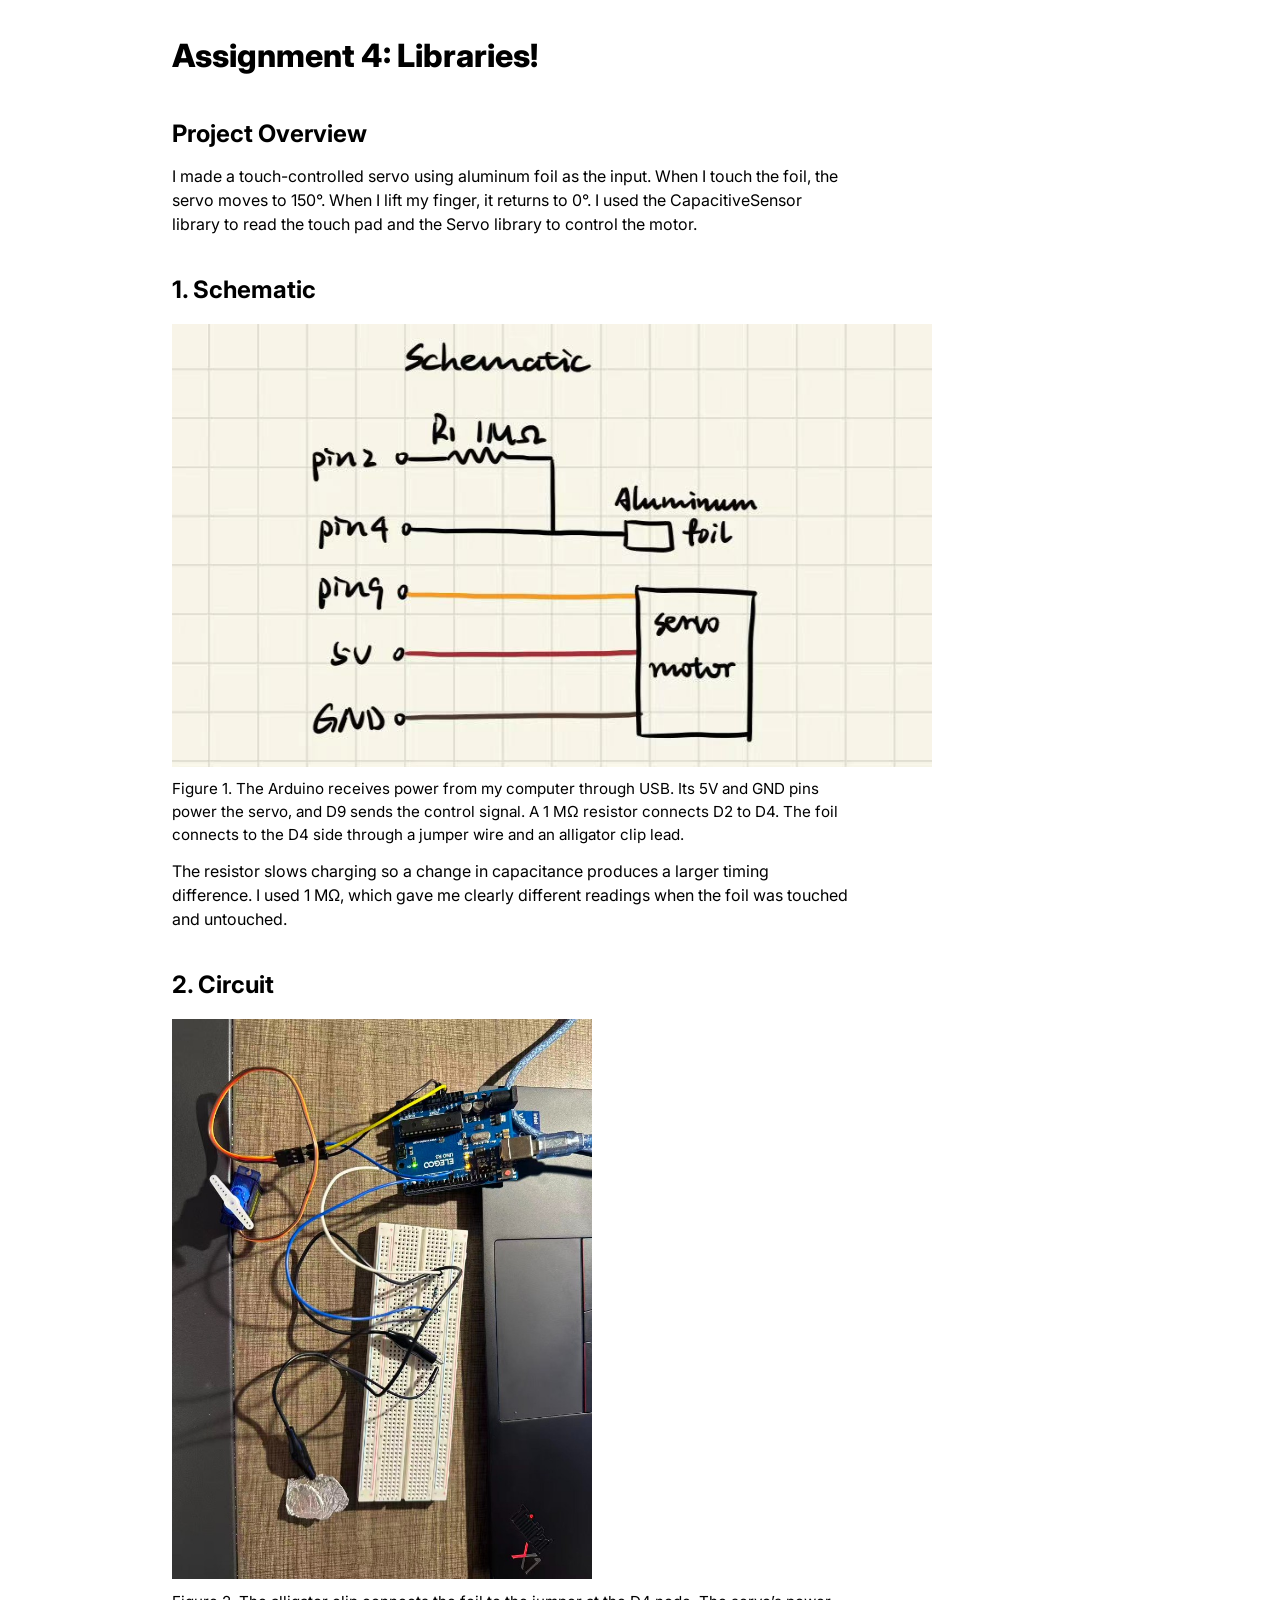
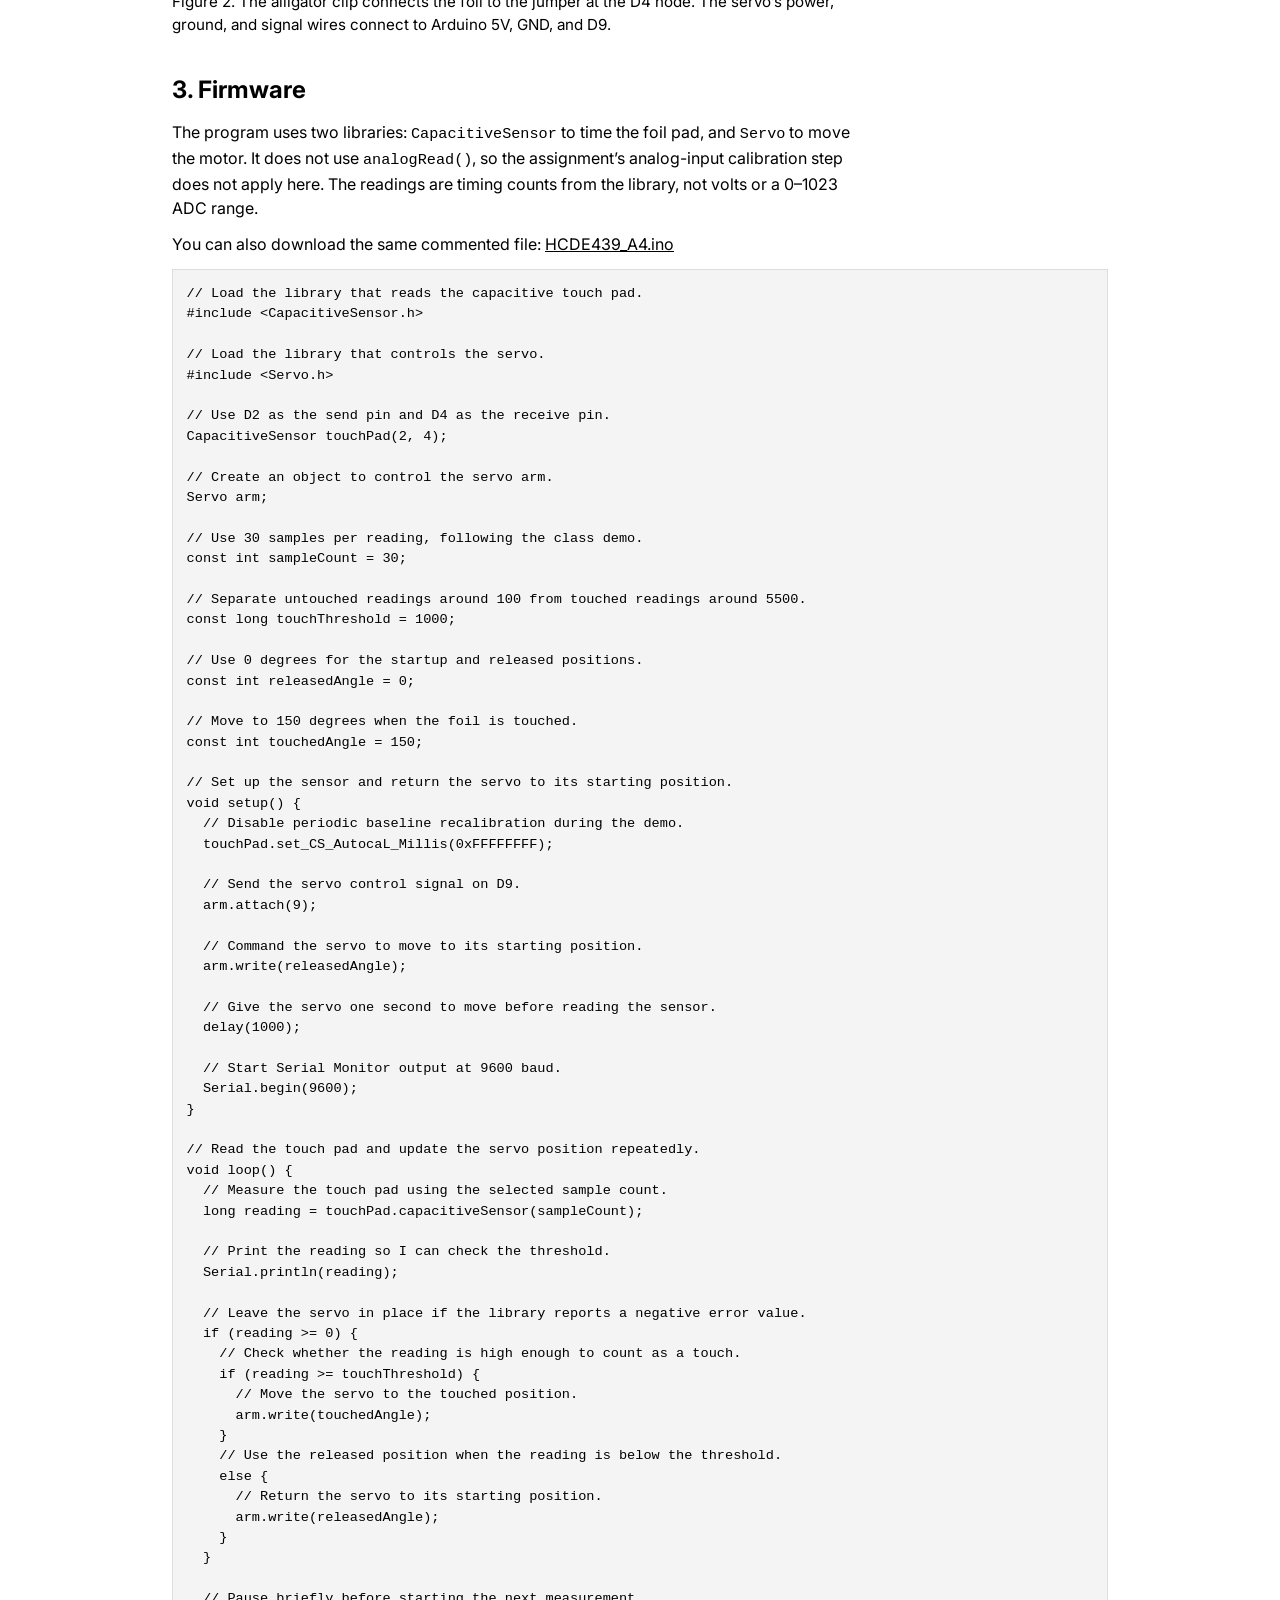
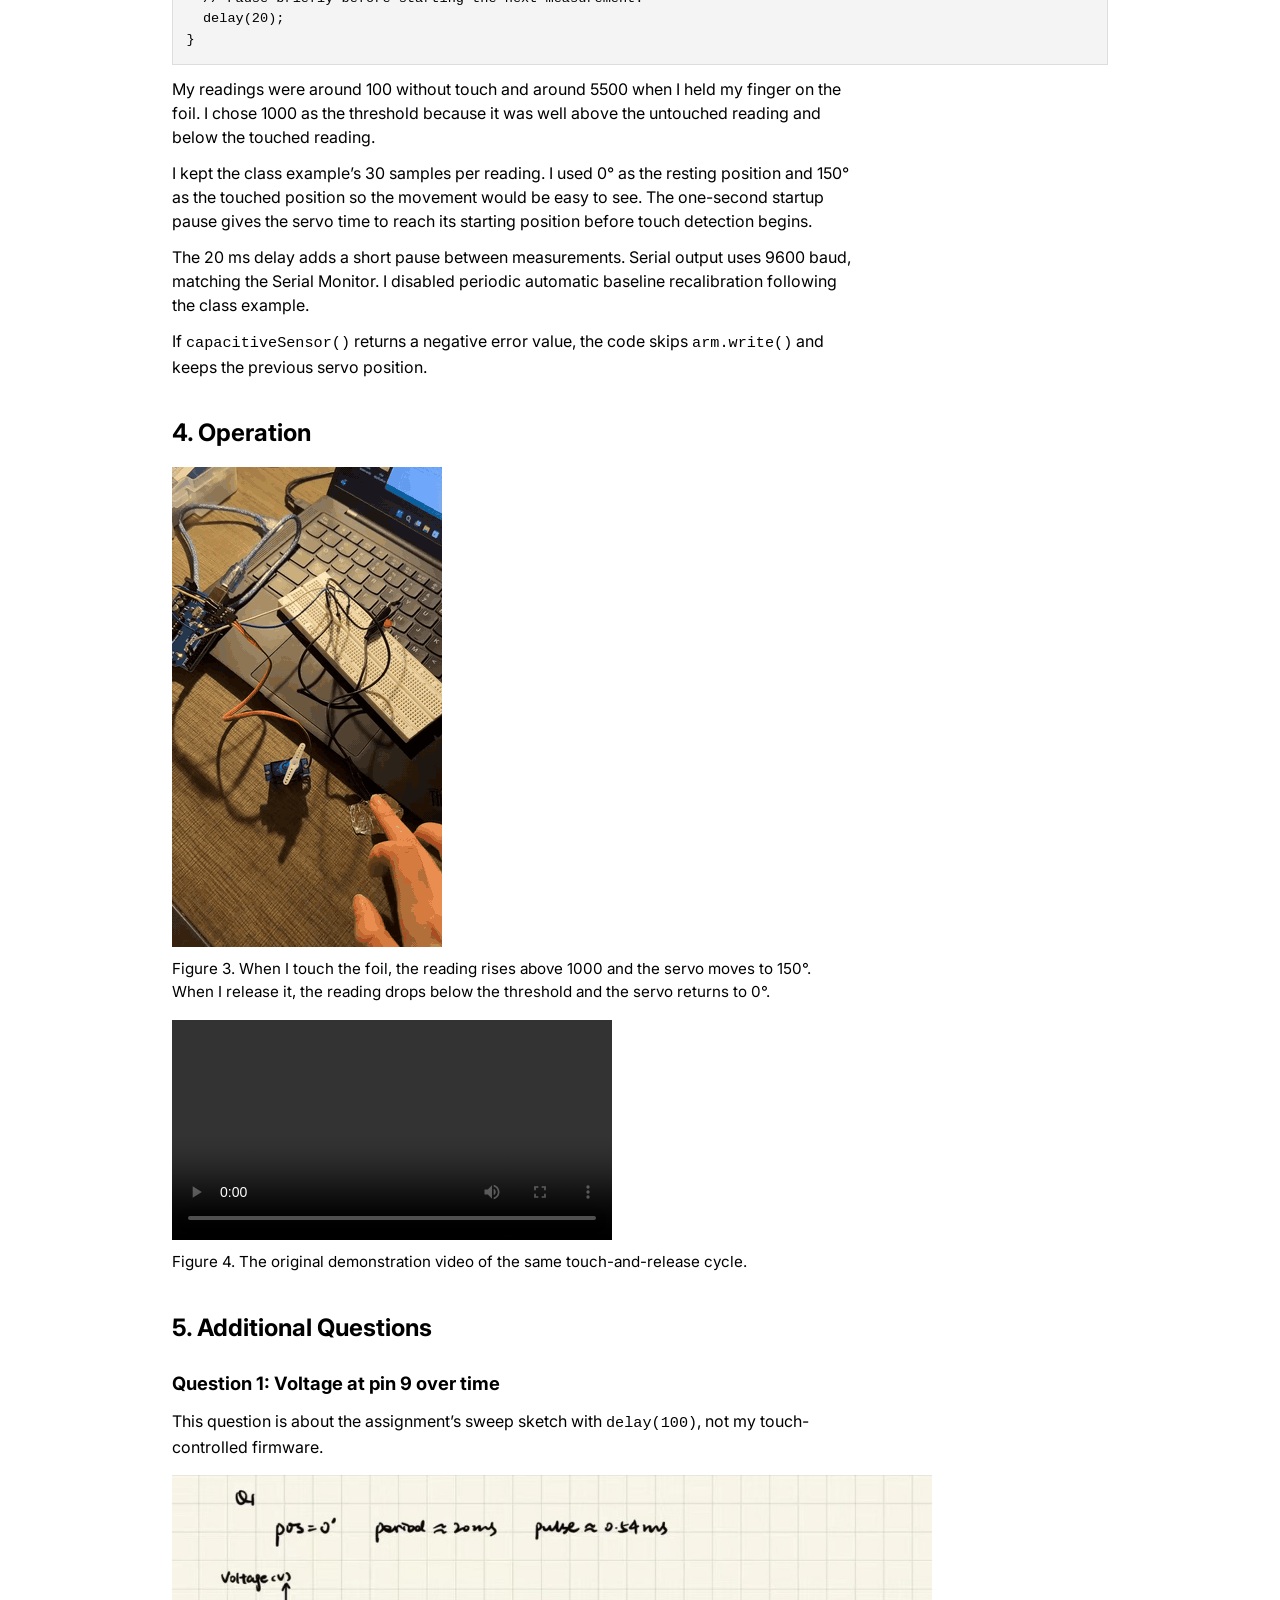
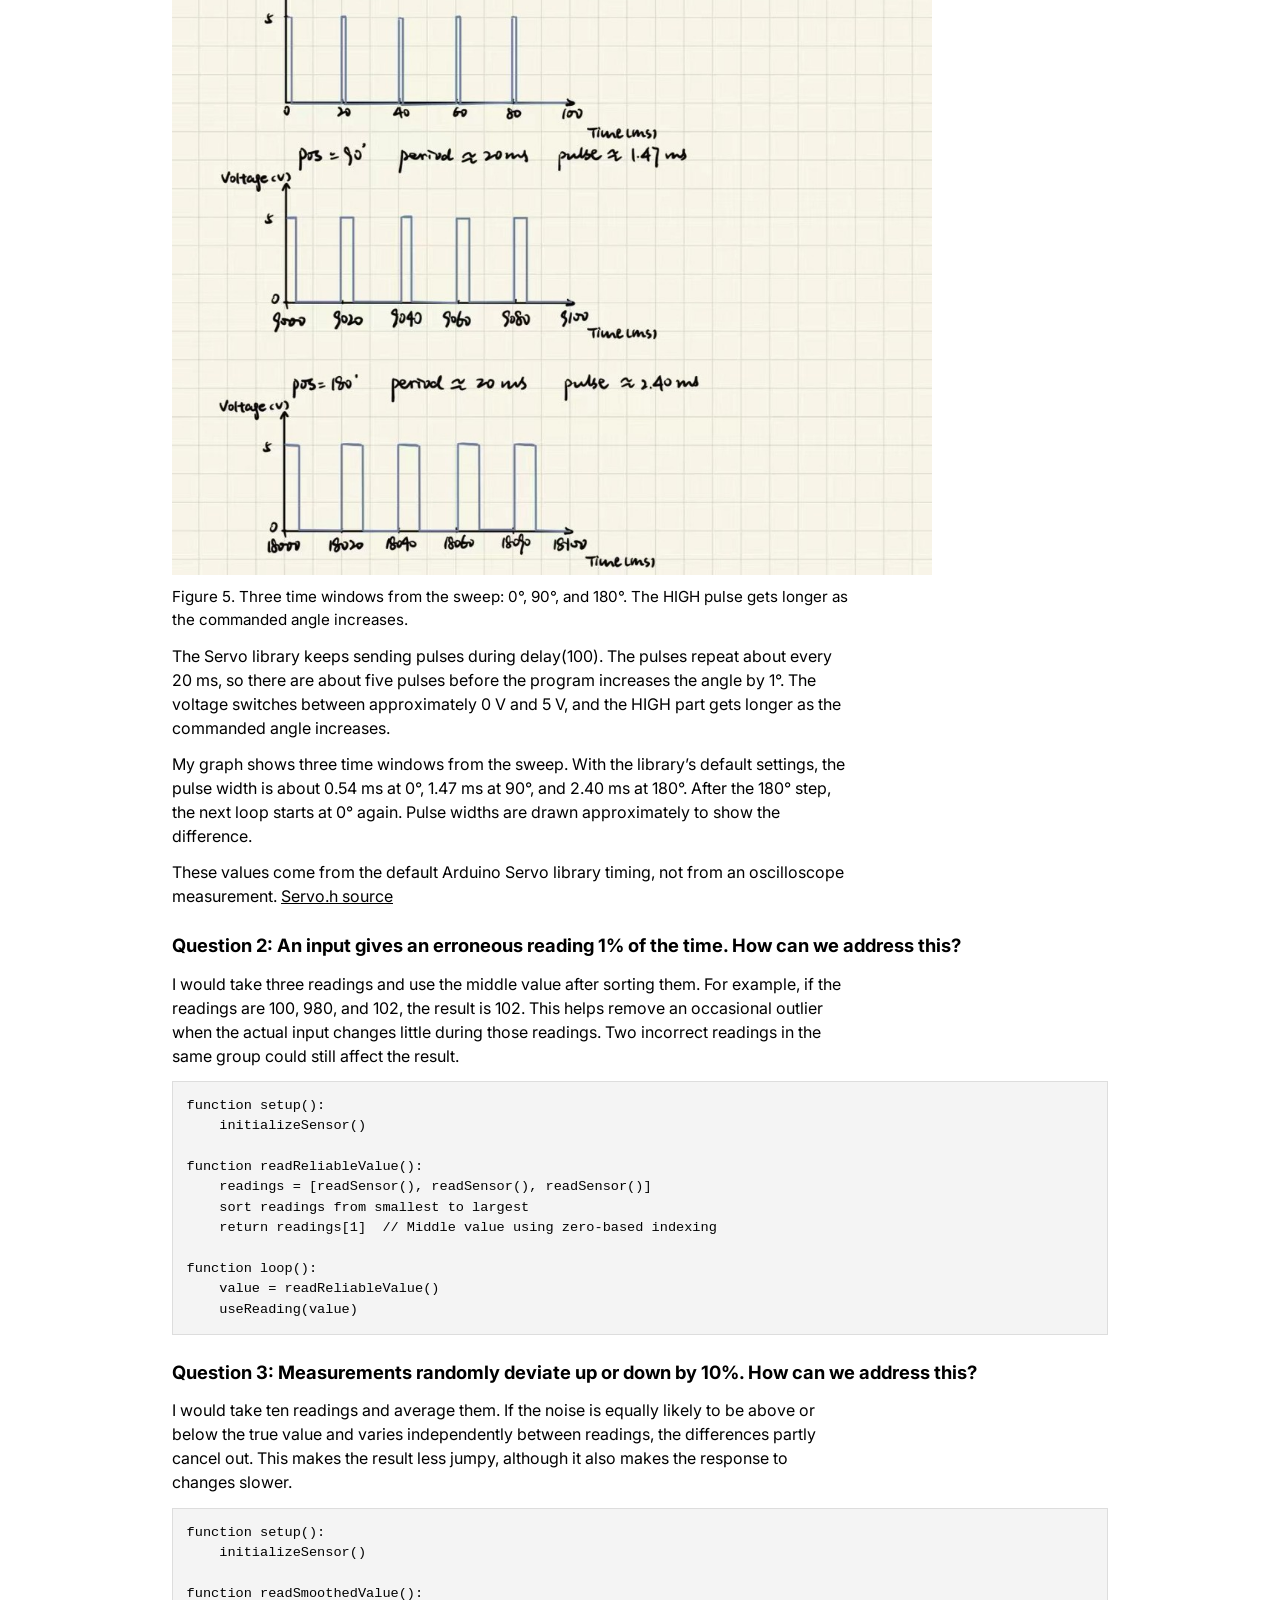
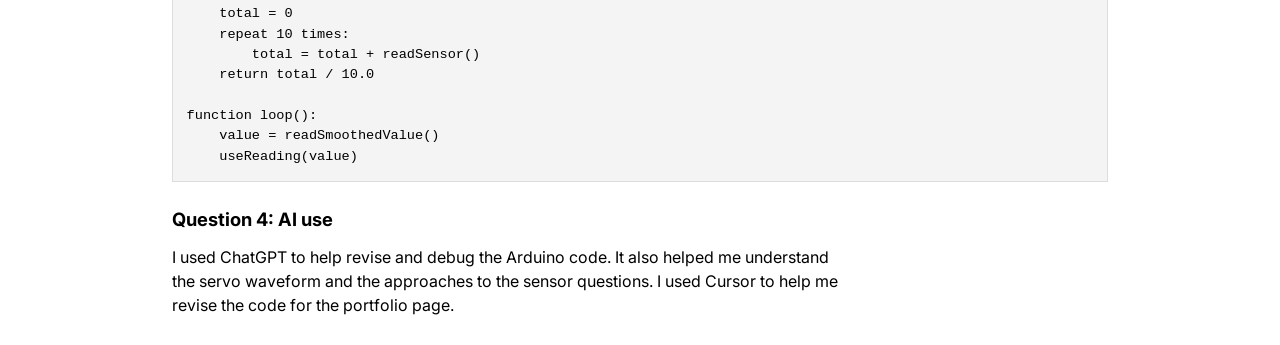
<file: docs/a4.html>
<!DOCTYPE html>
<html>
  <head>
    <meta charset="utf-8" />
    <meta name="viewport" content="width=device-width, maximum-scale=1.0" />

    <title>Assignment 4: Libraries!</title>

    <link href="style.css" rel="stylesheet" type="text/css" />
  </head>
  <body class="writeup">
    <h1>Assignment 4: Libraries!</h1>

    <h2>Project Overview</h2>
    <p>
      I made a touch-controlled servo using aluminum foil as the input. When I touch the foil, the servo moves to 150°. When I lift my finger, it returns to 0°. I used the CapacitiveSensor library to read the touch pad and the Servo library to control the motor.
    </p>

    <h2>1. Schematic</h2>
    <figure>
      <img class="schematic" src="images/a4_schematic.jpg" alt="Hand-drawn schematic with a 1 megaohm resistor between pin 2 and pin 4, foil on the pin 4 node, and a servo on pin 9, 5V, and GND" />
      <figcaption>
        Figure 1. The Arduino receives power from my computer through USB. Its 5V and GND pins power the servo, and D9 sends the control signal. A 1 MΩ resistor connects D2 to D4. The foil connects to the D4 side through a jumper wire and an alligator clip lead.
      </figcaption>
    </figure>
    <p>
      The resistor slows charging so a change in capacitance produces a larger timing difference. I used 1 MΩ, which gave me clearly different readings when the foil was touched and untouched.
    </p>

    <h2>2. Circuit</h2>
    <figure>
      <img class="circuit-photo" src="images/a4_circuit.jpg" alt="Arduino Uno, breadboard, aluminum foil touch pad, and servo motor connected with jumper wires" />
      <figcaption>
        Figure 2. The alligator clip connects the foil to the jumper at the D4 node. The servo’s power, ground, and signal wires connect to Arduino 5V, GND, and D9.
      </figcaption>
    </figure>

    <h2>3. Firmware</h2>
    <p>
      The program uses two libraries: <code>CapacitiveSensor</code> to time the foil pad, and <code>Servo</code> to move the motor. It does not use <code>analogRead()</code>, so the assignment’s analog-input calibration step does not apply here. The readings are timing counts from the library, not volts or a 0–1023 ADC range.
    </p>
    <p>
      You can also download the same commented file: <a href="HCDE439_A4.ino">HCDE439_A4.ino</a>
    </p>
    <pre><code>// Load the library that reads the capacitive touch pad.
#include &lt;CapacitiveSensor.h&gt;

// Load the library that controls the servo.
#include &lt;Servo.h&gt;

// Use D2 as the send pin and D4 as the receive pin.
CapacitiveSensor touchPad(2, 4);

// Create an object to control the servo arm.
Servo arm;

// Use 30 samples per reading, following the class demo.
const int sampleCount = 30;

// Separate untouched readings around 100 from touched readings around 5500.
const long touchThreshold = 1000;

// Use 0 degrees for the startup and released positions.
const int releasedAngle = 0;

// Move to 150 degrees when the foil is touched.
const int touchedAngle = 150;

// Set up the sensor and return the servo to its starting position.
void setup() {
  // Disable periodic baseline recalibration during the demo.
  touchPad.set_CS_AutocaL_Millis(0xFFFFFFFF);

  // Send the servo control signal on D9.
  arm.attach(9);

  // Command the servo to move to its starting position.
  arm.write(releasedAngle);

  // Give the servo one second to move before reading the sensor.
  delay(1000);

  // Start Serial Monitor output at 9600 baud.
  Serial.begin(9600);
}

// Read the touch pad and update the servo position repeatedly.
void loop() {
  // Measure the touch pad using the selected sample count.
  long reading = touchPad.capacitiveSensor(sampleCount);

  // Print the reading so I can check the threshold.
  Serial.println(reading);

  // Leave the servo in place if the library reports a negative error value.
  if (reading &gt;= 0) {
    // Check whether the reading is high enough to count as a touch.
    if (reading &gt;= touchThreshold) {
      // Move the servo to the touched position.
      arm.write(touchedAngle);
    }
    // Use the released position when the reading is below the threshold.
    else {
      // Return the servo to its starting position.
      arm.write(releasedAngle);
    }
  }

  // Pause briefly before starting the next measurement.
  delay(20);
}</code></pre>
    <p>
      My readings were around 100 without touch and around 5500 when I held my finger on the foil. I chose 1000 as the threshold because it was well above the untouched reading and below the touched reading.
    </p>
    <p>
      I kept the class example’s 30 samples per reading. I used 0° as the resting position and 150° as the touched position so the movement would be easy to see. The one-second startup pause gives the servo time to reach its starting position before touch detection begins.
    </p>
    <p>
      The 20 ms delay adds a short pause between measurements. Serial output uses 9600 baud, matching the Serial Monitor. I disabled periodic automatic baseline recalibration following the class example.
    </p>
    <p>
      If <code>capacitiveSensor()</code> returns a negative error value, the code skips <code>arm.write()</code> and keeps the previous servo position.
    </p>

    <h2>4. Operation</h2>
    <figure>
      <img class="blink-gif" src="images/a4_demo.gif" alt="Touching aluminum foil moves the servo arm; releasing it sends the arm back" />
      <figcaption>
        Figure 3. When I touch the foil, the reading rises above 1000 and the servo moves to 150°. When I release it, the reading drops below the threshold and the servo returns to 0°.
      </figcaption>
    </figure>
    <figure>
      <video controls src="images/a4_demo.mp4">
        Your browser can't play this video.
      </video>
      <figcaption>
        Figure 4. The original demonstration video of the same touch-and-release cycle.
      </figcaption>
    </figure>

    <h2>5. Additional Questions</h2>

    <h3>Question 1: Voltage at pin 9 over time</h3>
    <p>
      This question is about the assignment’s sweep sketch with <code>delay(100)</code>, not my touch-controlled firmware.
    </p>
    <figure>
      <img class="schematic" src="images/a4_q1_graph.jpg" alt="Hand-drawn voltage versus time graphs of servo pulses at 0 degrees, 90 degrees, and 180 degrees" />
      <figcaption>
        Figure 5. Three time windows from the sweep: 0°, 90°, and 180°. The HIGH pulse gets longer as the commanded angle increases.
      </figcaption>
    </figure>
    <p>
      The Servo library keeps sending pulses during delay(100). The pulses repeat about every 20 ms, so there are about five pulses before the program increases the angle by 1°. The voltage switches between approximately 0 V and 5 V, and the HIGH part gets longer as the commanded angle increases.
    </p>
    <p>
      My graph shows three time windows from the sweep. With the library’s default settings, the pulse width is about 0.54 ms at 0°, 1.47 ms at 90°, and 2.40 ms at 180°. After the 180° step, the next loop starts at 0° again. Pulse widths are drawn approximately to show the difference.
    </p>
    <p>
      These values come from the default Arduino Servo library timing, not from an oscilloscope measurement.
      <a href="https://github.com/arduino-libraries/Servo/blob/master/src/Servo.h">Servo.h source</a>
    </p>

    <h3>Question 2: An input gives an erroneous reading 1% of the time. How can we address this?</h3>
    <p>
      I would take three readings and use the middle value after sorting them. For example, if the readings are 100, 980, and 102, the result is 102. This helps remove an occasional outlier when the actual input changes little during those readings. Two incorrect readings in the same group could still affect the result.
    </p>
    <pre><code>function setup():
    initializeSensor()

function readReliableValue():
    readings = [readSensor(), readSensor(), readSensor()]
    sort readings from smallest to largest
    return readings[1]  // Middle value using zero-based indexing

function loop():
    value = readReliableValue()
    useReading(value)</code></pre>

    <h3>Question 3: Measurements randomly deviate up or down by 10%. How can we address this?</h3>
    <p>
      I would take ten readings and average them. If the noise is equally likely to be above or below the true value and varies independently between readings, the differences partly cancel out. This makes the result less jumpy, although it also makes the response to changes slower.
    </p>
    <pre><code>function setup():
    initializeSensor()

function readSmoothedValue():
    total = 0
    repeat 10 times:
        total = total + readSensor()
    return total / 10.0

function loop():
    value = readSmoothedValue()
    useReading(value)</code></pre>

    <h3>Question 4: AI use</h3>
    <p>
      I used ChatGPT to help revise and debug the Arduino code. It also helped me understand the servo waveform and the approaches to the sensor questions. I used Cursor to help me revise the code for the portfolio page.
    </p>
  </body>
</html>
</file>
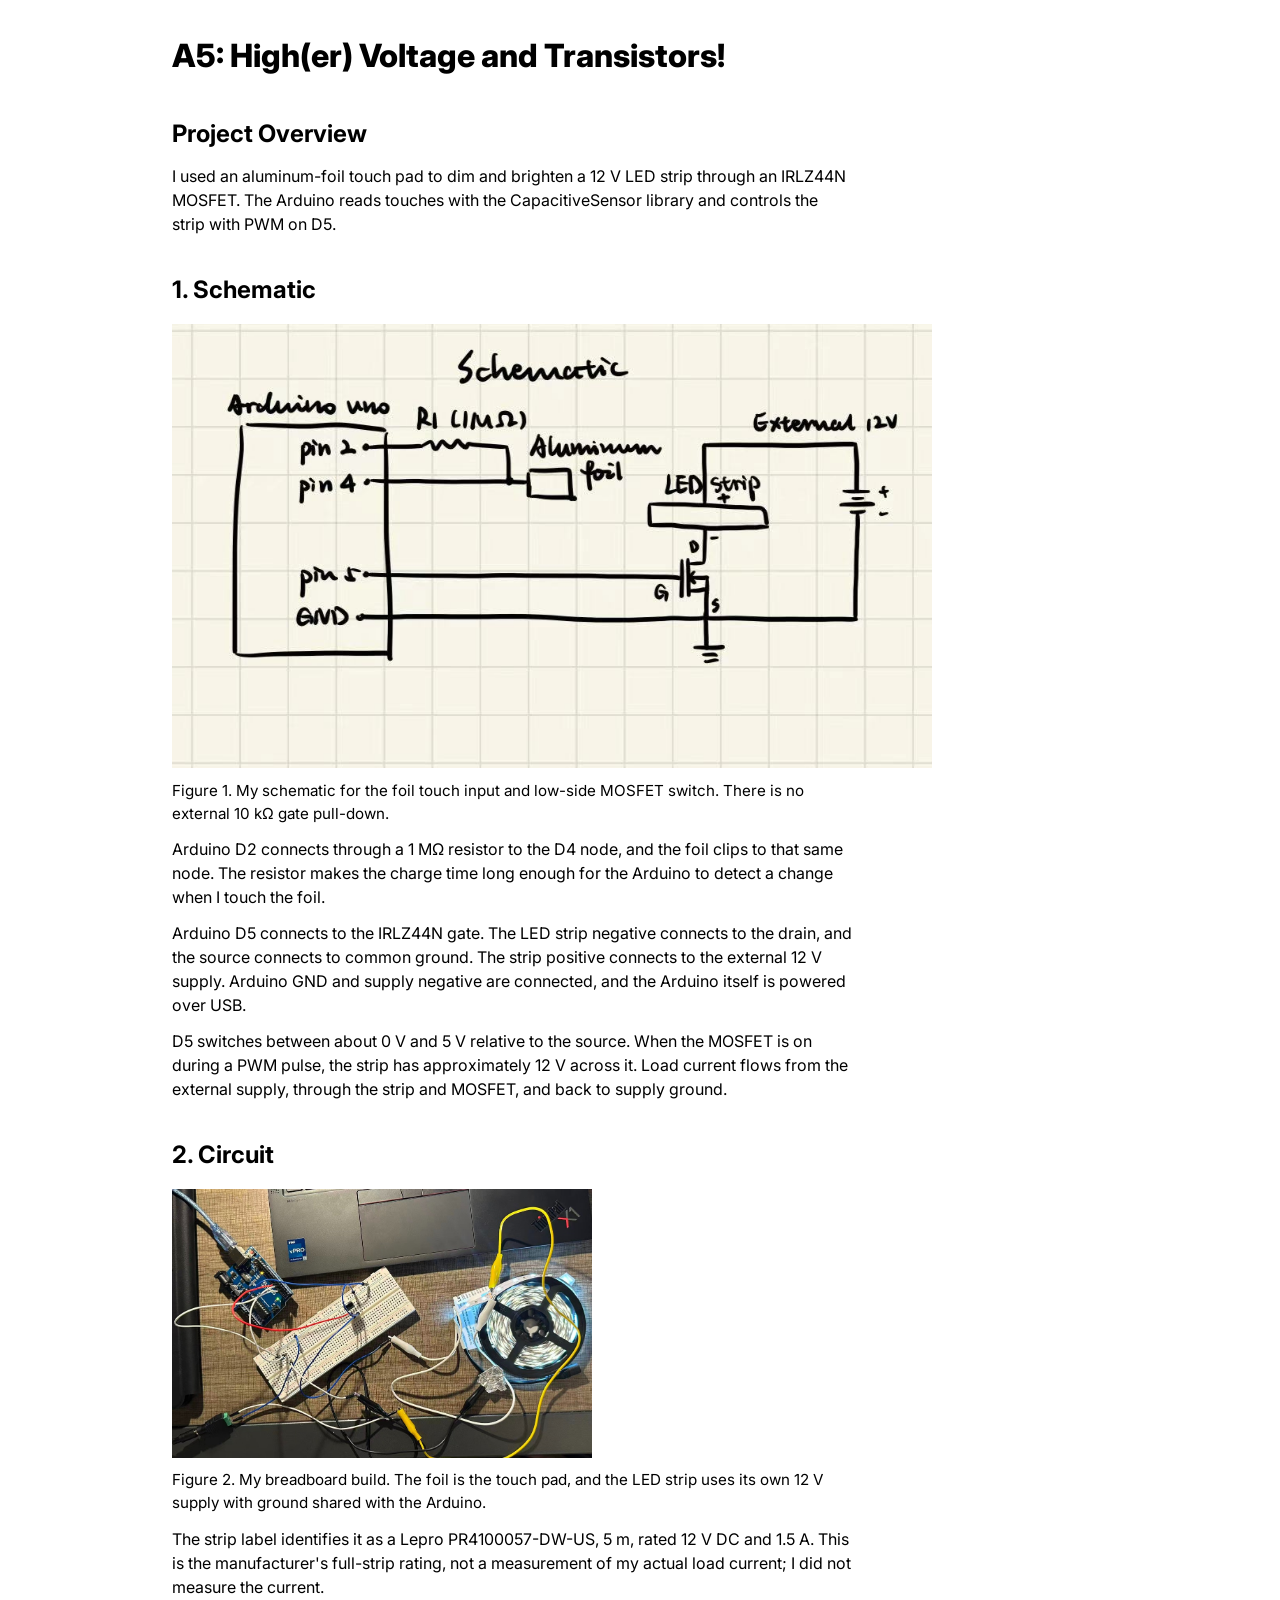
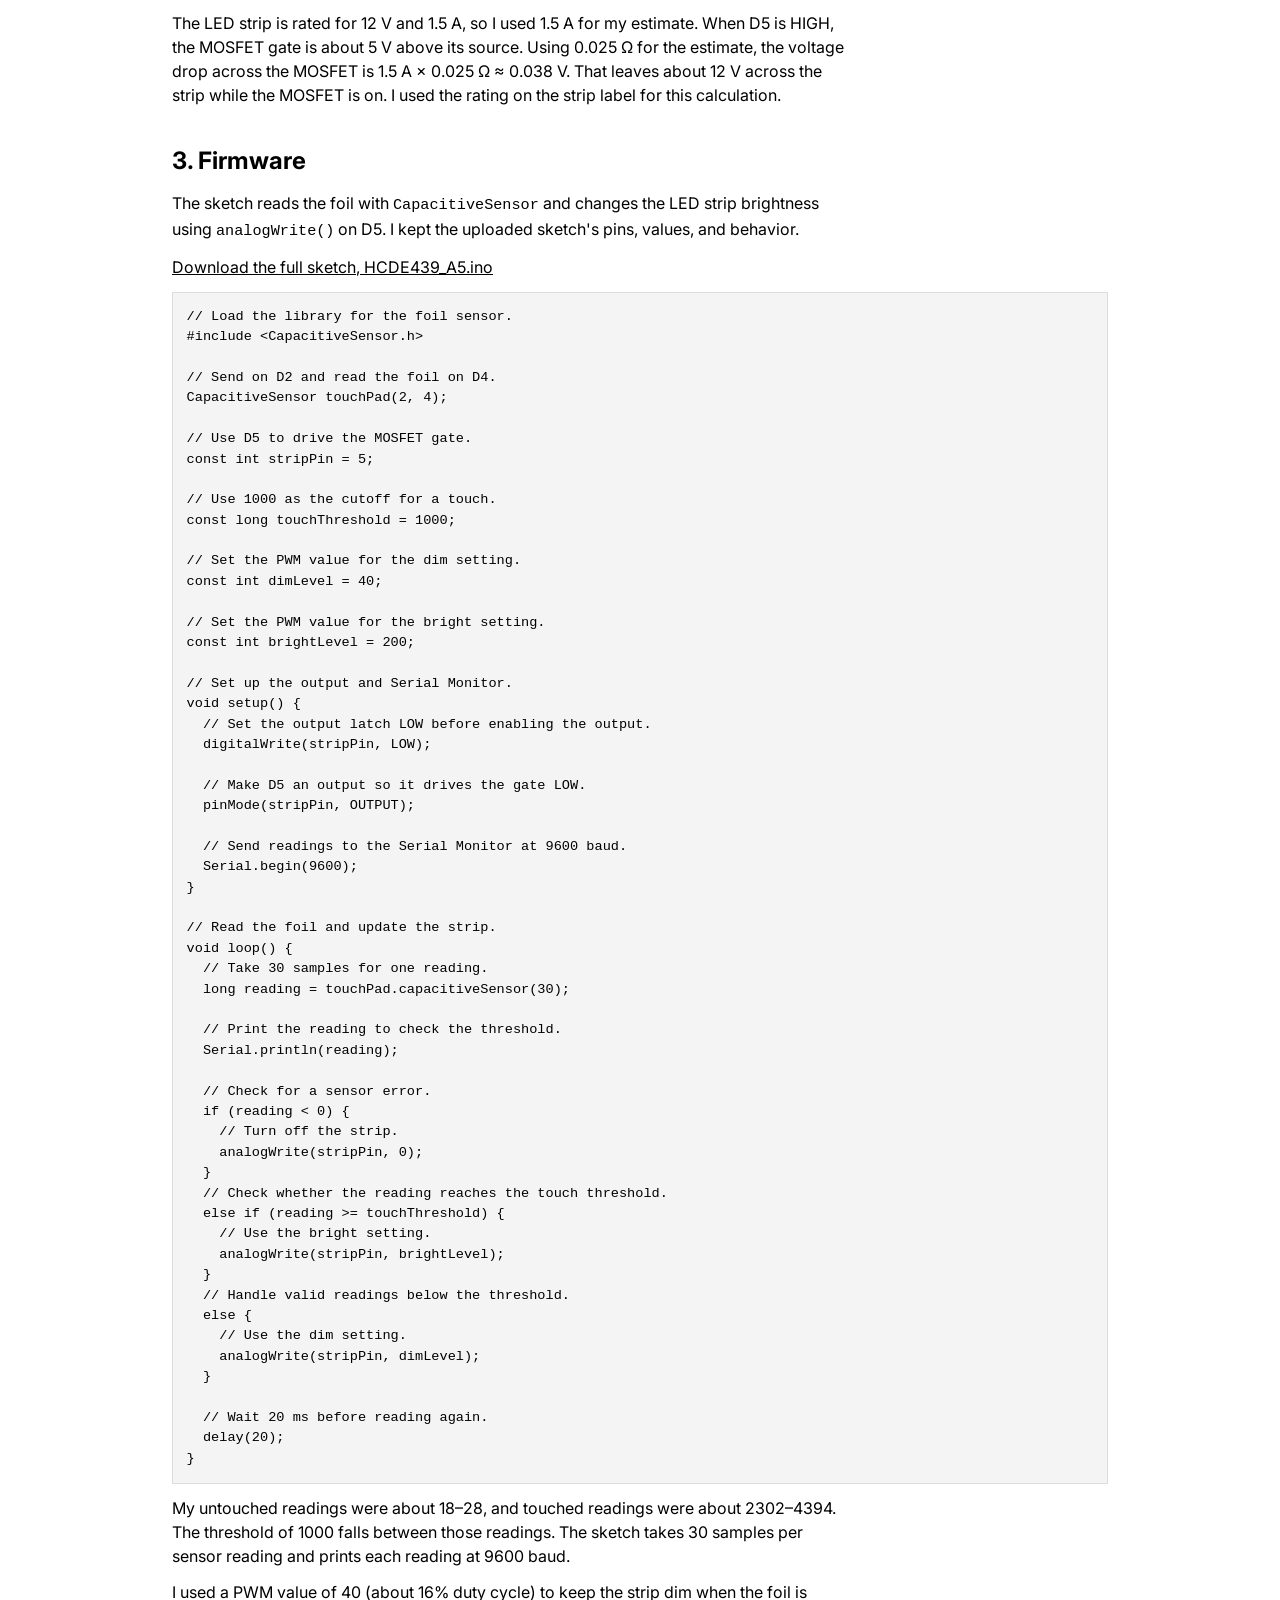
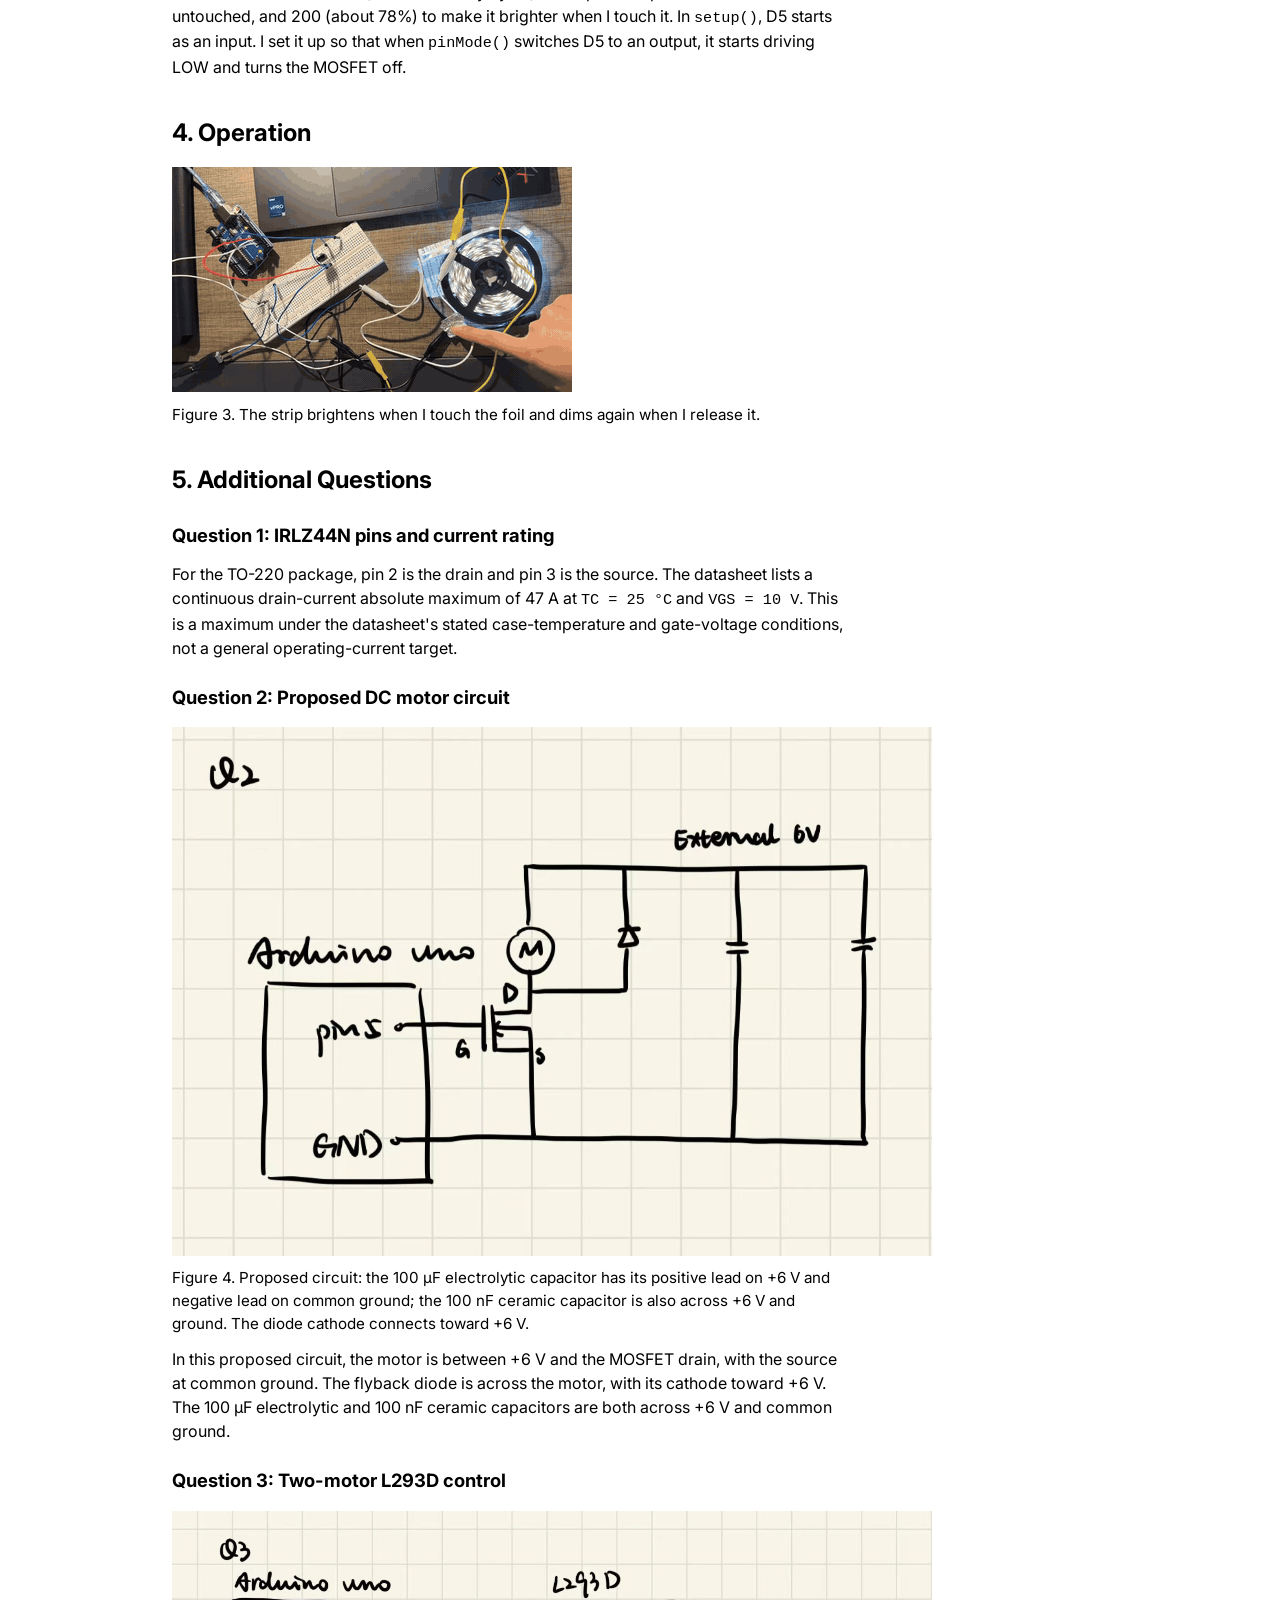
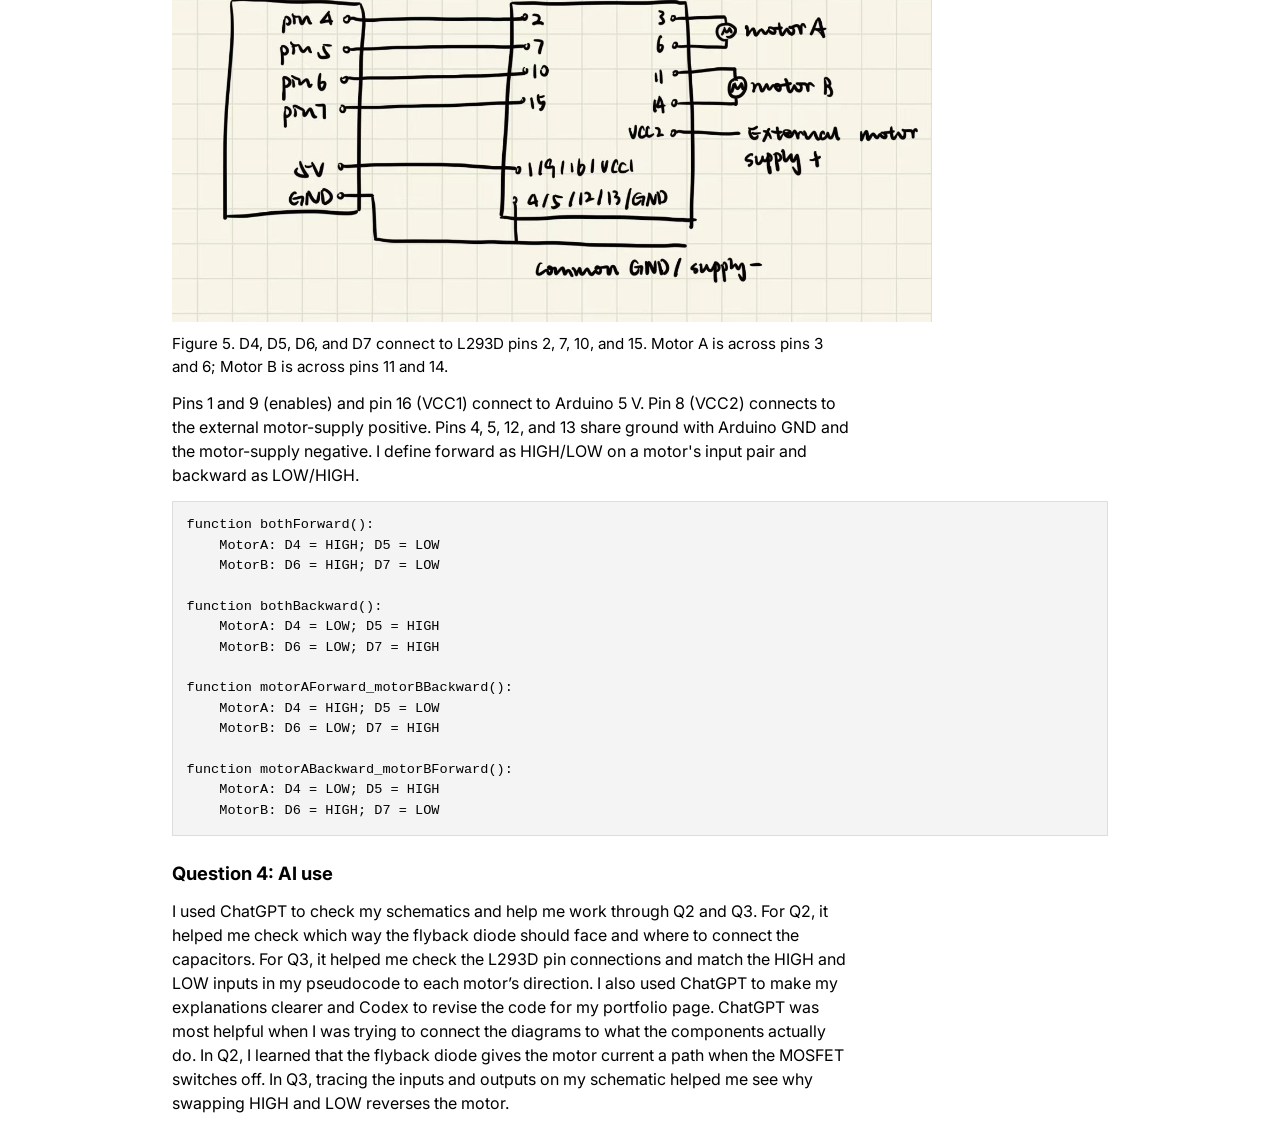
<file: docs/a5.html>
<!DOCTYPE html>
<html>
  <head>
    <meta charset="utf-8" />
    <meta name="viewport" content="width=device-width, maximum-scale=1.0" />

    <title>A5: High(er) Voltage and Transistors!</title>

    <link href="style.css" rel="stylesheet" type="text/css" />
  </head>
  <body class="writeup">
    <h1>A5: High(er) Voltage and Transistors!</h1>

    <h2>Project Overview</h2>
    <p>
      I used an aluminum-foil touch pad to dim and brighten a 12 V LED strip through an IRLZ44N MOSFET. The Arduino reads touches with the CapacitiveSensor library and controls the strip with PWM on D5.
    </p>

    <h2>1. Schematic</h2>
    <figure>
      <img class="schematic" src="images/a5_main.jpg" alt="Hand-drawn schematic showing a 1 megohm resistor between Arduino D2 and the D4 foil node, and an IRLZ44N switching a 12 V LED strip" />
      <figcaption>
        Figure 1. My schematic for the foil touch input and low-side MOSFET switch. There is no external 10 kΩ gate pull-down.
      </figcaption>
    </figure>
    <p>
      Arduino D2 connects through a 1 MΩ resistor to the D4 node, and the foil clips to that same node. The resistor makes the charge time long enough for the Arduino to detect a change when I touch the foil.
    </p>
    <p>
      Arduino D5 connects to the IRLZ44N gate. The LED strip negative connects to the drain, and the source connects to common ground. The strip positive connects to the external 12 V supply. Arduino GND and supply negative are connected, and the Arduino itself is powered over USB.
    </p>
    <p>
      D5 switches between about 0 V and 5 V relative to the source. When the MOSFET is on during a PWM pulse, the strip has approximately 12 V across it. Load current flows from the external supply, through the strip and MOSFET, and back to supply ground.
    </p>

    <h2>2. Circuit</h2>
    <figure>
      <img class="circuit-photo" src="images/a5_circuit.jpg" alt="Built circuit with an Arduino Uno, breadboard, IRLZ44N, foil touch pad, and 12 V LED strip" />
      <figcaption>
        Figure 2. My breadboard build. The foil is the touch pad, and the LED strip uses its own 12 V supply with ground shared with the Arduino.
      </figcaption>
    </figure>
    <p>
      The strip label identifies it as a Lepro PR4100057-DW-US, 5 m, rated 12 V DC and 1.5 A. This is the manufacturer's full-strip rating, not a measurement of my actual load current; I did not measure the current.
    </p>
    <p>
      The LED strip is rated for 12 V and 1.5 A, so I used 1.5 A for my estimate. When D5 is HIGH, the MOSFET gate is about 5 V above its source. Using 0.025 Ω for the estimate, the voltage drop across the MOSFET is 1.5 A × 0.025 Ω ≈ 0.038 V. That leaves about 12 V across the strip while the MOSFET is on. I used the rating on the strip label for this calculation.
    </p>

    <h2>3. Firmware</h2>
    <p>
      The sketch reads the foil with <code>CapacitiveSensor</code> and changes the LED strip brightness using <code>analogWrite()</code> on D5. I kept the uploaded sketch's pins, values, and behavior.
    </p>
    <p>
      <a href="HCDE439_A5.ino">Download the full sketch, HCDE439_A5.ino</a>
    </p>
    <pre><code>// Load the library for the foil sensor.
#include &lt;CapacitiveSensor.h&gt;

// Send on D2 and read the foil on D4.
CapacitiveSensor touchPad(2, 4);

// Use D5 to drive the MOSFET gate.
const int stripPin = 5;

// Use 1000 as the cutoff for a touch.
const long touchThreshold = 1000;

// Set the PWM value for the dim setting.
const int dimLevel = 40;

// Set the PWM value for the bright setting.
const int brightLevel = 200;

// Set up the output and Serial Monitor.
void setup() {
  // Set the output latch LOW before enabling the output.
  digitalWrite(stripPin, LOW);

  // Make D5 an output so it drives the gate LOW.
  pinMode(stripPin, OUTPUT);

  // Send readings to the Serial Monitor at 9600 baud.
  Serial.begin(9600);
}

// Read the foil and update the strip.
void loop() {
  // Take 30 samples for one reading.
  long reading = touchPad.capacitiveSensor(30);

  // Print the reading to check the threshold.
  Serial.println(reading);

  // Check for a sensor error.
  if (reading &lt; 0) {
    // Turn off the strip.
    analogWrite(stripPin, 0);
  }
  // Check whether the reading reaches the touch threshold.
  else if (reading &gt;= touchThreshold) {
    // Use the bright setting.
    analogWrite(stripPin, brightLevel);
  }
  // Handle valid readings below the threshold.
  else {
    // Use the dim setting.
    analogWrite(stripPin, dimLevel);
  }

  // Wait 20 ms before reading again.
  delay(20);
}</code></pre>
    <p>
      My untouched readings were about 18–28, and touched readings were about 2302–4394. The threshold of 1000 falls between those readings. The sketch takes 30 samples per sensor reading and prints each reading at 9600 baud.
    </p>
    <p>
      I used a PWM value of 40 (about 16% duty cycle) to keep the strip dim when the foil is untouched, and 200 (about 78%) to make it brighter when I touch it. In <code>setup()</code>, D5 starts as an input. I set it up so that when <code>pinMode()</code> switches D5 to an output, it starts driving LOW and turns the MOSFET off.
    </p>

    <h2>4. Operation</h2>
    <figure>
      <img class="blink-gif" src="images/a5_demo.gif" alt="The LED strip brightens when a finger touches the foil and dims after the finger is released" />
      <figcaption>
        Figure 3. The strip brightens when I touch the foil and dims again when I release it.
      </figcaption>
    </figure>
    <h2>5. Additional Questions</h2>

    <h3>Question 1: IRLZ44N pins and current rating</h3>
    <p>
      For the TO-220 package, pin 2 is the drain and pin 3 is the source. The datasheet lists a continuous drain-current absolute maximum of 47 A at <code>TC = 25 °C</code> and <code>VGS = 10 V</code>. This is a maximum under the datasheet's stated case-temperature and gate-voltage conditions, not a general operating-current target.
    </p>

    <h3>Question 2: Proposed DC motor circuit</h3>
    <figure>
      <img class="schematic" src="images/a5_q2.jpg" alt="Hand-drawn proposed circuit with a 6 V motor, IRLZ44N low-side switch, flyback diode, and two capacitors across the supply rails" />
      <figcaption>
        Figure 4. Proposed circuit: the 100 µF electrolytic capacitor has its positive lead on +6 V and negative lead on common ground; the 100 nF ceramic capacitor is also across +6 V and ground. The diode cathode connects toward +6 V.
      </figcaption>
    </figure>
    <p>
      In this proposed circuit, the motor is between +6 V and the MOSFET drain, with the source at common ground. The flyback diode is across the motor, with its cathode toward +6 V. The 100 µF electrolytic and 100 nF ceramic capacitors are both across +6 V and common ground.
    </p>
    <h3>Question 3: Two-motor L293D control</h3>
    <figure>
      <img class="schematic" src="images/a5_q3.jpg" alt="Hand-drawn L293D schematic connecting Arduino pins D4 through D7 to the two motor input pairs, with shared grounds and separate logic and motor supplies" />
      <figcaption>
        Figure 5. D4, D5, D6, and D7 connect to L293D pins 2, 7, 10, and 15. Motor A is across pins 3 and 6; Motor B is across pins 11 and 14.
      </figcaption>
    </figure>
    <p>
      Pins 1 and 9 (enables) and pin 16 (VCC1) connect to Arduino 5 V. Pin 8 (VCC2) connects to the external motor-supply positive. Pins 4, 5, 12, and 13 share ground with Arduino GND and the motor-supply negative. I define forward as HIGH/LOW on a motor's input pair and backward as LOW/HIGH.
    </p>
    <pre><code>function bothForward():
    MotorA: D4 = HIGH; D5 = LOW
    MotorB: D6 = HIGH; D7 = LOW

function bothBackward():
    MotorA: D4 = LOW; D5 = HIGH
    MotorB: D6 = LOW; D7 = HIGH

function motorAForward_motorBBackward():
    MotorA: D4 = HIGH; D5 = LOW
    MotorB: D6 = LOW; D7 = HIGH

function motorABackward_motorBForward():
    MotorA: D4 = LOW; D5 = HIGH
    MotorB: D6 = HIGH; D7 = LOW</code></pre>
    <h3>Question 4: AI use</h3>
    <p>
      I used ChatGPT to check my schematics and help me work through Q2 and Q3. For Q2, it helped me check which way the flyback diode should face and where to connect the capacitors. For Q3, it helped me check the L293D pin connections and match the HIGH and LOW inputs in my pseudocode to each motor’s direction. I also used ChatGPT to make my explanations clearer and Codex to revise the code for my portfolio page. ChatGPT was most helpful when I was trying to connect the diagrams to what the components actually do. In Q2, I learned that the flyback diode gives the motor current a path when the MOSFET switches off. In Q3, tracing the inputs and outputs on my schematic helped me see why swapping HIGH and LOW reverses the motor.
    </p>
</html>
</file>
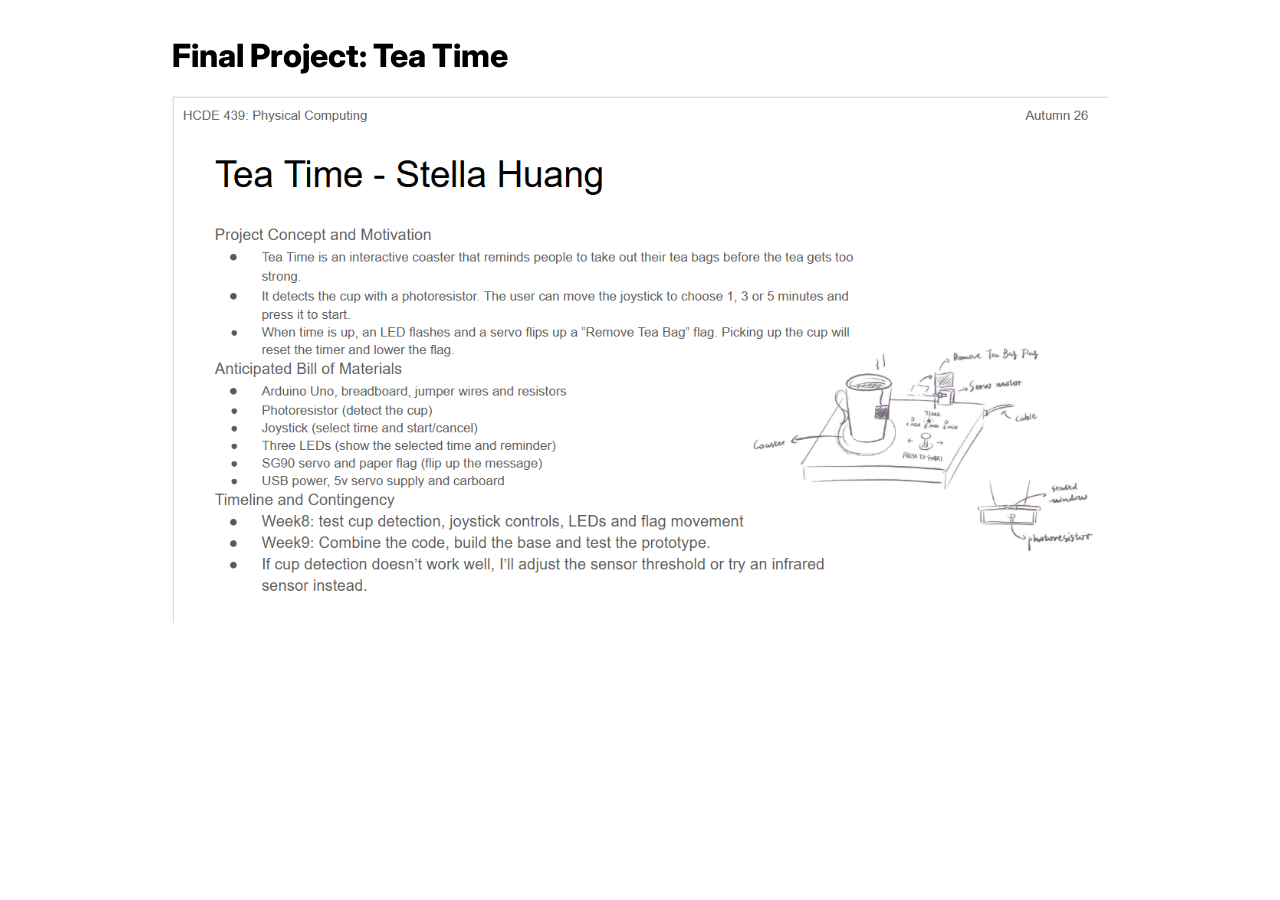
<file: docs/final.html>
<!DOCTYPE html>
<html>
  <head>
    <meta charset="utf-8" />
    <meta name="viewport" content="width=device-width, maximum-scale=1.0" />

    <title>Final Project: Tea Time</title>

    <link href="style.css" rel="stylesheet" type="text/css" />
  </head>
  <body class="writeup">
    <h1>Final Project: Tea Time</h1>

    <figure>
      <img src="images/final-project.png" alt="Tea Time project proposal by Stella Huang, showing the interactive coaster concept, components, and timeline" />
    </figure>
  </body>
</html>
</file>
<file: docs/style.css>
@import url("https://fonts.googleapis.com/css2?family=Inter:wght@100;200;300;400;500;600;700;800;900&display=swap");

*,
*::before,
*::after {
  box-sizing: border-box;
}

* {
  margin: 0;
}

img,
picture,
video,
canvas,
svg {
  display: block;
  max-width: 100%;
}

body {
  font-family: "Inter", sans-serif;
  line-height: 1.5;
  -webkit-font-smoothing: antialiased;
  max-width: 1000px;
  padding: 2em;
  margin: auto;
}

h1 {
  font-weight: 800;
}

h2 {
  font-weight: 700;
}

.header {
  display: flex;
  align-items: flex-start;
  gap: 1em;
  margin-top: 1em;
}

.header img {
  width: 260px;
  flex-shrink: 0;
  object-fit: cover;
}

.grid {
  display: grid;
  grid-template-columns: repeat(auto-fit, minmax(250px, 1fr));
  gap: 1em;
  margin-top: 2em;
}

.assignment a {
  color: #000;
  text-decoration: none;
}

.assignment a:hover {
  color: #f06;
}

.assignment img {
  aspect-ratio: 1;
  object-fit: cover;
}

.assignment p {
  margin-top: 0.5em;
}

.writeup h2 {
  margin-top: 2.25rem;
  margin-bottom: 0.6rem;
}

.writeup h3 {
  margin-top: 1.5rem;
  margin-bottom: 0.5rem;
  font-size: 1.15rem;
  font-weight: 700;
}

.writeup p,
.writeup figcaption,
.writeup ul {
  margin-top: 0.75em;
  max-width: 68ch;
}

.writeup ul {
  padding-left: 1.25em;
}

.writeup li + li {
  margin-top: 0.25em;
}

.writeup figure {
  margin-top: 1rem;
}

.writeup figure img {
  width: 100%;
  height: auto;
}

.writeup .blink-gif {
  width: auto;
  max-width: min(100%, 440px);
  height: auto;
}

.writeup .voltage-graph {
  width: auto;
  max-width: min(100%, 520px);
  height: auto;
}

.writeup .schematic {
  width: auto;
  max-width: min(100%, 760px);
  height: auto;
}

.writeup .circuit-photo {
  width: auto;
  max-width: min(100%, 420px);
  height: auto;
}

.writeup figcaption {
  font-size: 0.95rem;
}

.writeup video {
  width: 100%;
  max-width: min(100%, 440px);
  height: auto;
}

.writeup table {
  margin-top: 0.75em;
  border-collapse: collapse;
}

.writeup th,
.writeup td {
  text-align: left;
  padding: 0.35em 1em 0.35em 0;
  border-bottom: 1px solid #ddd;
  font-weight: 400;
}

.writeup th {
  font-weight: 700;
}

.writeup pre {
  margin-top: 1em;
  max-width: 100%;
  overflow-x: auto;
  padding: 1em;
  background: #f4f4f4;
  border: 1px solid #ddd;
  font-family: ui-monospace, "Cascadia Code", Consolas, monospace;
  font-size: 0.85rem;
  line-height: 1.5;
}

.writeup p code {
  font-family: ui-monospace, "Cascadia Code", Consolas, monospace;
  font-size: 0.95em;
}

.writeup a {
  color: #000;
}

.writeup a:hover {
  color: #f06;
}
</file>
